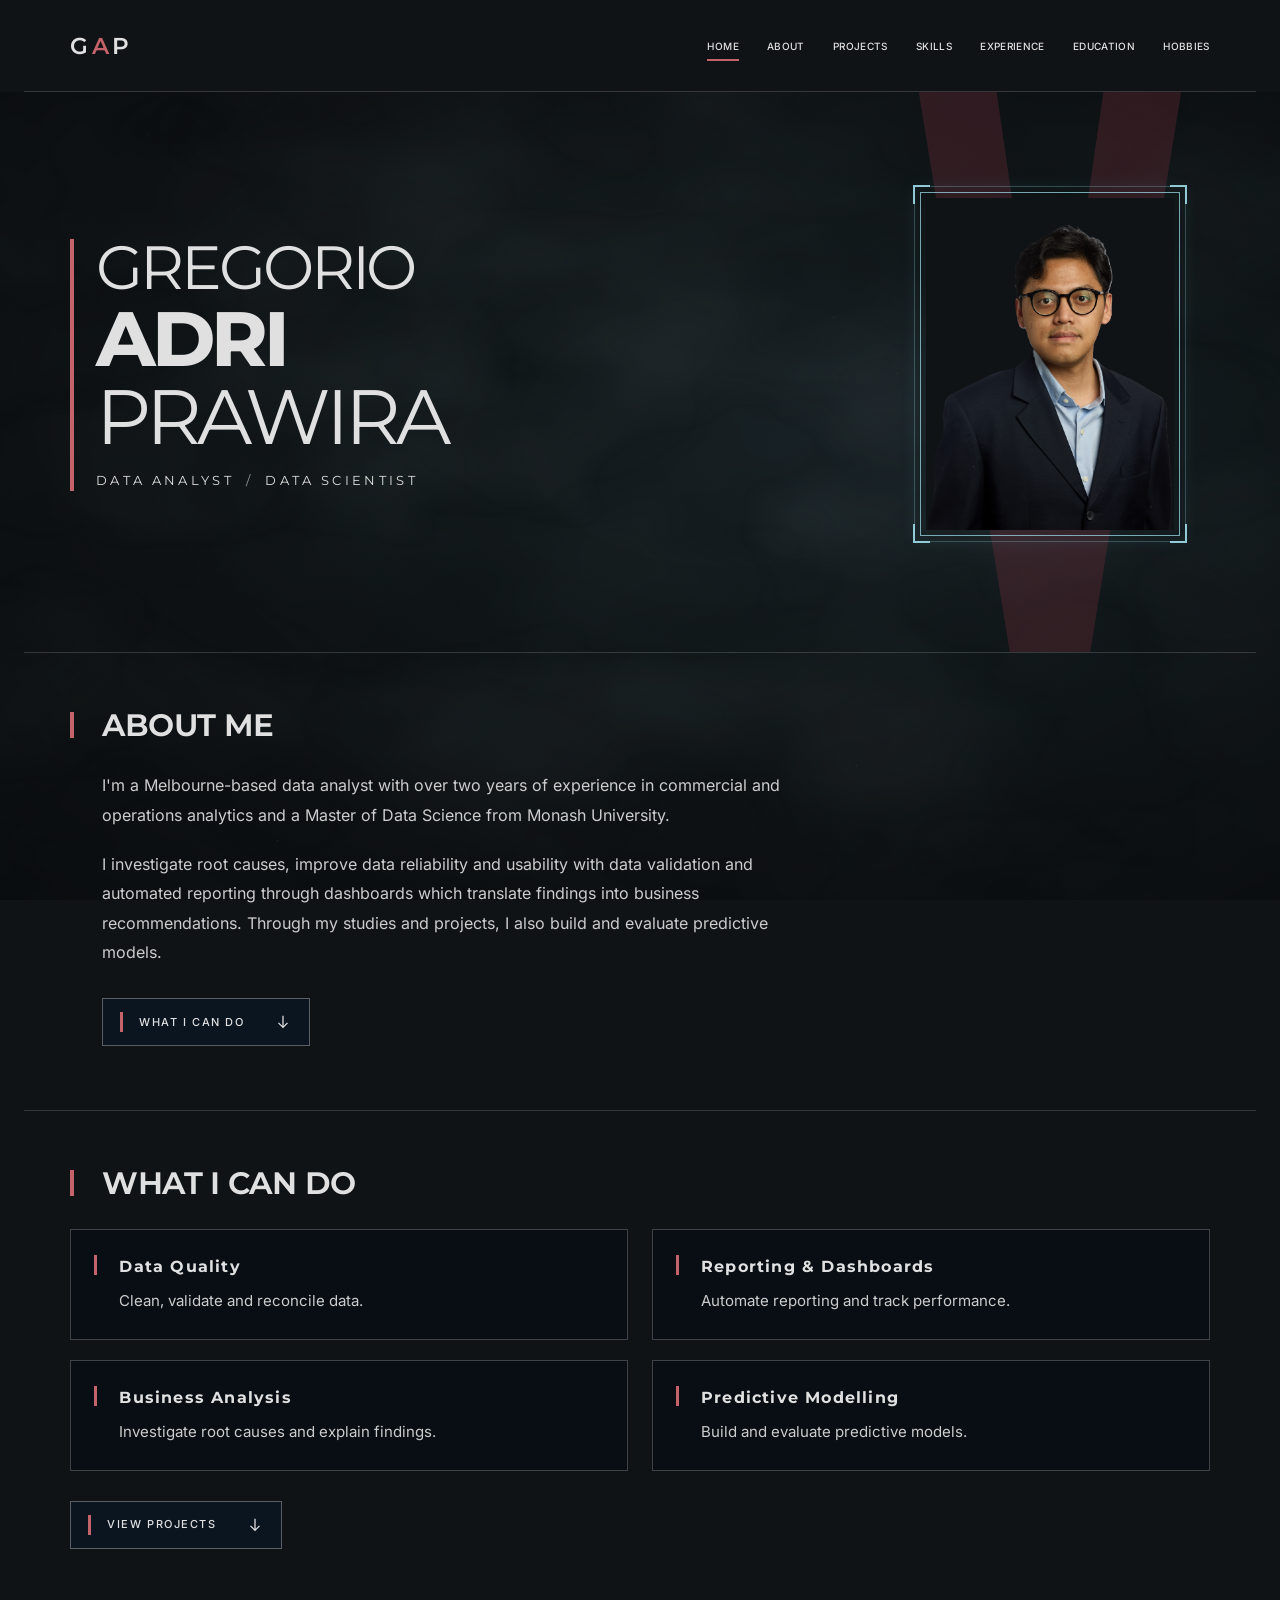
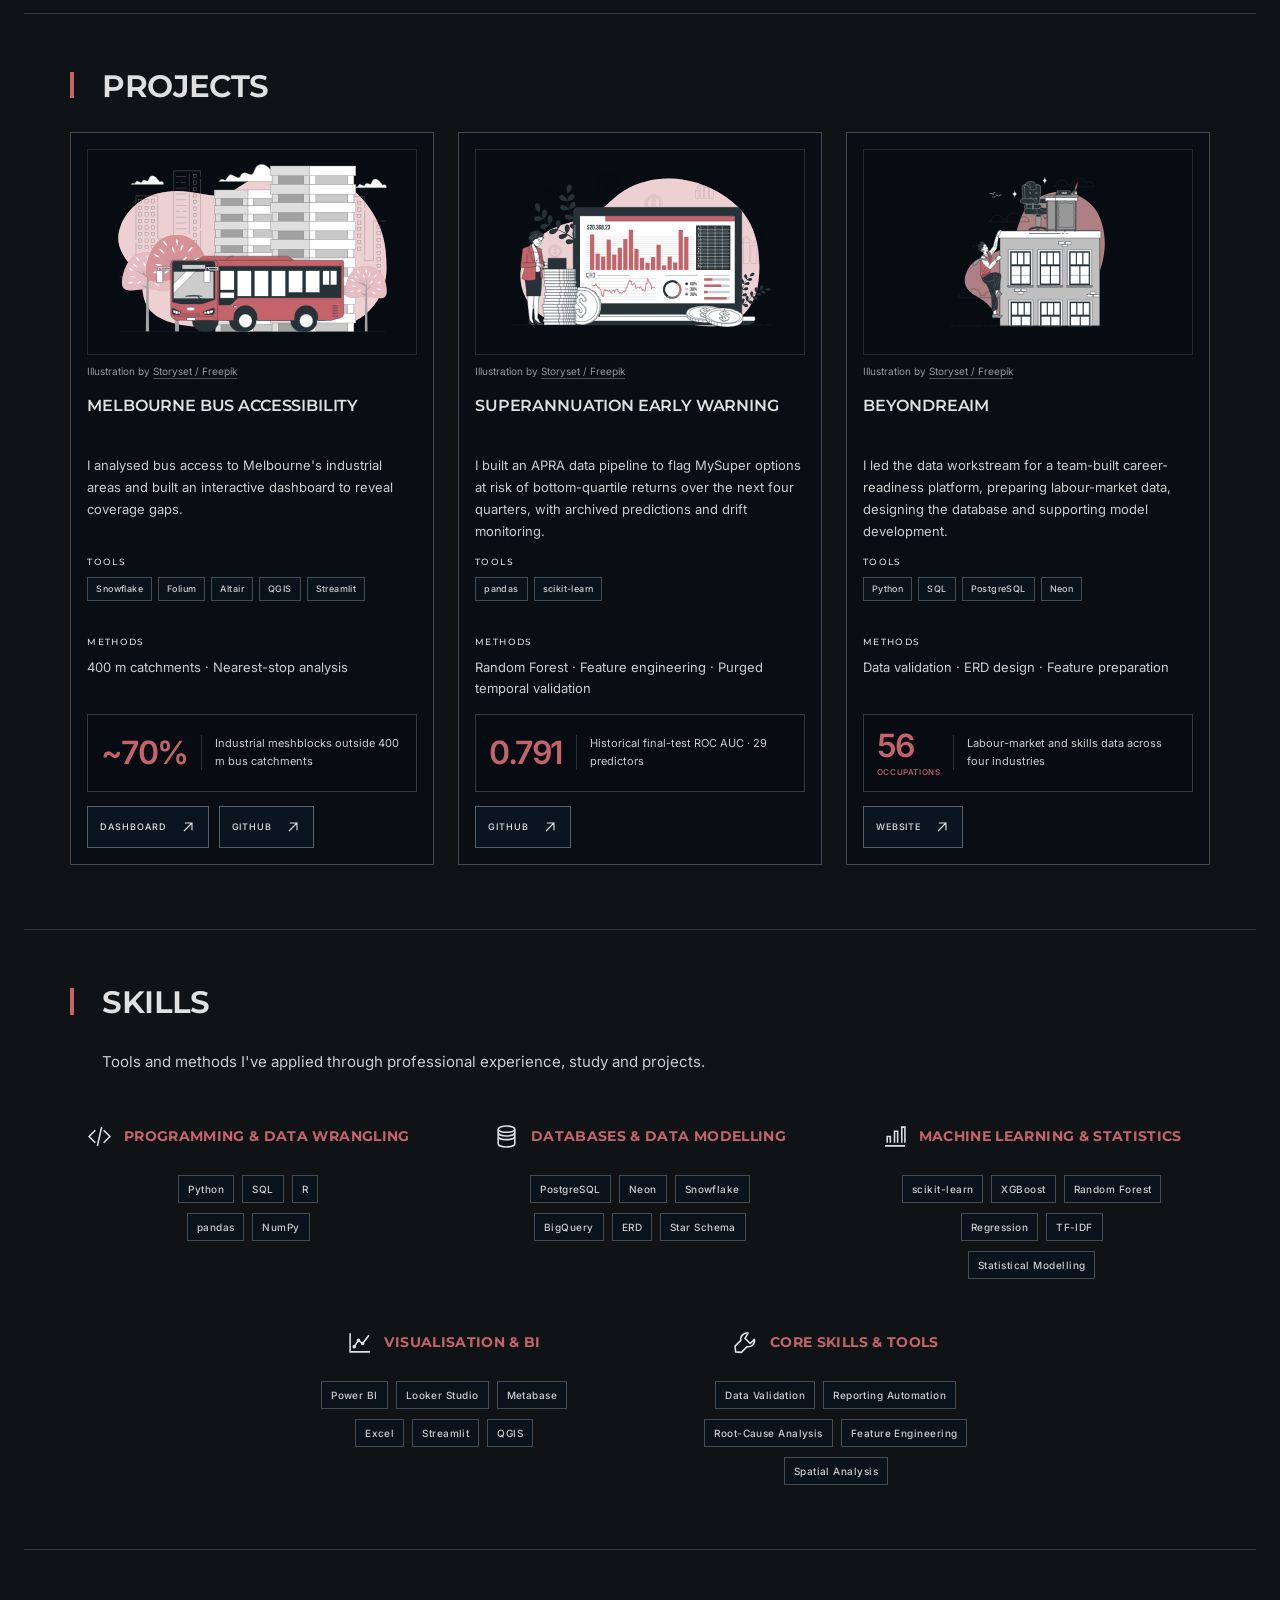
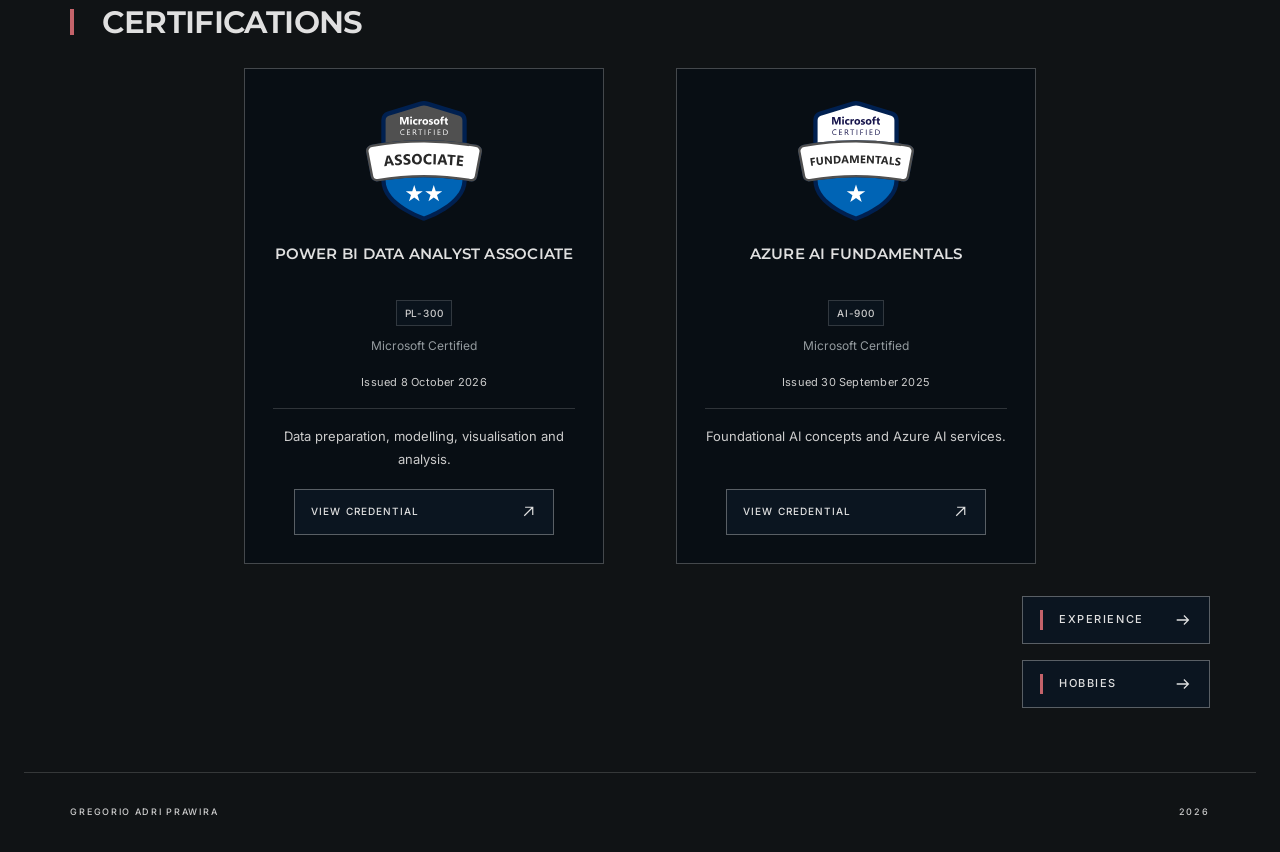
<file: index.html>
<!doctype html>
<html lang="en-AU">
  <head>
    <meta charset="utf-8">
    <meta name="viewport" content="width=device-width, initial-scale=1">
    <meta name="theme-color" content="#101315">
    <meta name="description" content="Gregorio Adri Prawira — Melbourne-based data analyst and Master of Data Science graduate.">
    <title>Gregorio Adri Prawira | Data Analyst / Data Scientist</title>
    <link rel="preload" href="assets/fonts/Montserrat-Latin-Variable.woff2" as="font" type="font/woff2" crossorigin>
    <link rel="preload" href="assets/fonts/Inter-Latin-Variable.woff2" as="font" type="font/woff2" crossorigin>
    <link rel="stylesheet" href="styles.css">
    <script src="script.js" defer></script>
  </head>
  <body>
    <a class="skip-link" href="#main">Skip to content</a>

    <div class="atmosphere" aria-hidden="true">
      <div class="smoke smoke--back"></div>
      <div class="smoke smoke--front"></div>
      <canvas id="dust"></canvas>
      <div class="vignette"></div>
    </div>

    <header class="site-header">
      <div class="header-inner">
        <a class="wordmark" href="#home" aria-label="Gregorio Adri Prawira, home">G<span>A</span>P</a>

        <button class="menu-toggle" type="button" aria-expanded="false" aria-controls="site-navigation" hidden>
          <span class="menu-toggle__label">Menu</span>
          <span class="menu-toggle__lines" aria-hidden="true"></span>
        </button>

        <nav id="site-navigation" class="site-navigation" aria-label="Main navigation">
          <a class="nav-link is-current" href="#home" aria-current="location">Home</a>
          <a class="nav-link" href="#about">About</a>
          <a class="nav-link" href="#projects">Projects</a>
          <a class="nav-link" href="#skills">Skills</a>
          <a class="nav-link" href="experience.html#experience">Experience</a>
          <a class="nav-link" href="experience.html#education">Education</a>
          <a class="nav-link" href="hobbies.html#hobbies">Hobbies</a>
        </nav>
      </div>
    </header>

    <main id="main">
      <section id="home" class="hero" aria-labelledby="name" data-nav-section="home">
        <div class="hero-inner">
          <div class="hero-copy">
            <h1 id="name">
              <span class="name-first">Gregorio</span>
              <!-- <span class="name-main">Adri Prawira</span> -->
              <span class="name-main"><span class="name-middle">Adri</span> <span class="name-last">Prawira</span></span>
            </h1>
            <p class="roles"><span>Data Analyst</span><span class="roles-divider" aria-hidden="true">/</span><span>Data Scientist</span></p>
          </div>

          <div class="portrait-composition">
            <svg class="hero-v" viewBox="0 0 300 640" aria-hidden="true" focusable="false">
              <path d="M0 0H89L150 421L211 0H300L196 640H104Z"/>
            </svg>
            <figure class="portrait">
              <div class="portrait-frame">
                <img src="assets/portraitCroppedBlack.jpg" width="300" height="380" alt="Potrait photo.">
                <span class="frame-corner frame-corner--tl" aria-hidden="true"></span>
                <span class="frame-corner frame-corner--tr" aria-hidden="true"></span>
                <span class="frame-corner frame-corner--bl" aria-hidden="true"></span>
                <span class="frame-corner frame-corner--br" aria-hidden="true"></span>
              </div>
              
            </figure>
          </div>
        </div>
      </section>
      <section id="about" class="content-section about-section" aria-labelledby="about-title" data-nav-section="about">
        <div class="section-inner">
          <h2 id="about-title" class="section-heading">About Me</h2>
          <div class="section-body">
            <div class="about-copy">
              <p>I'm a Melbourne-based data analyst with over two years of experience in commercial and operations analytics and a Master of Data Science from Monash University.</p>
              <p>I investigate root causes, improve data reliability and usability with data validation and automated reporting through dashboards which translate findings into business recommendations. Through my studies and projects, I also build and evaluate predictive models.</p>
            </div>
            <a class="guide-link" href="#capabilities">
              <span class="guide-label">What I Can Do</span>
              <svg viewBox="0 0 20 20" width="18" height="18" fill="none" stroke="currentColor" stroke-width="1.4" aria-hidden="true" focusable="false"><path d="M10 3v13m-5-5 5 5 5-5"/></svg>
            </a>
          </div>
        </div>
      </section>

      <section id="capabilities" class="content-section capabilities-section" aria-labelledby="capabilities-title" data-nav-section="about">
        <div class="section-inner">
          <h2 id="capabilities-title" class="section-heading">What I Can Do</h2>
          <ul class="capability-grid">
            <li class="capability-card">
              <h3>Data Quality</h3>
              <p>Clean, validate and reconcile data.</p>
            </li>
            <li class="capability-card">
              <h3>Reporting &amp; Dashboards</h3>
              <p>Automate reporting and track performance.</p>
            </li>
            <li class="capability-card">
              <h3>Business Analysis</h3>
              <p>Investigate root causes and explain findings.</p>
            </li>
            <li class="capability-card">
              <h3>Predictive Modelling</h3>
              <p>Build and evaluate predictive models.</p>
            </li>
          </ul>
          <a class="guide-link" href="#projects">
            <span class="guide-label">View Projects</span>
            <svg viewBox="0 0 20 20" width="18" height="18" fill="none" stroke="currentColor" stroke-width="1.4" aria-hidden="true" focusable="false"><path d="M10 3v13m-5-5 5 5 5-5"/></svg>
          </a>
        </div>
      </section>

      <section id="projects" class="content-section projects-section" aria-labelledby="projects-title" data-nav-section="projects">
        <div class="section-inner">
          <h2 id="projects-title" class="section-heading">Projects</h2>
          <div class="project-grid">
            <article class="project-card" aria-labelledby="bus-project-title">
              <figure class="project-figure">
                <div class="project-image">
                  <img src="assets/projects/city-bus.svg" width="700" height="467" alt="City bus in front of buildings, illustrated by Storyset." loading="lazy" decoding="async">
                </div>
                <figcaption class="project-credit">Illustration by <a href="https://storyset.com/illustration/city-bus/bro" target="_blank" rel="noopener noreferrer">Storyset / Freepik</a></figcaption>
              </figure>
              <div class="project-body">
                <h3 id="bus-project-title" class="project-title">Melbourne Bus Accessibility</h3>
                <p class="project-summary">I analysed bus access to Melbourne's industrial areas and built an interactive dashboard to reveal coverage gaps.</p>
                <div class="project-tools">
                  <p class="project-detail-label">Tools</p>
                  <ul class="project-tags" aria-label="Melbourne Bus Accessibility tools">
                    <li>Snowflake</li><li>Folium</li><li>Altair</li><li>QGIS</li><li>Streamlit</li>
                  </ul>
                </div>
                <div class="project-methods">
                  <p class="project-detail-label">Methods</p>
                  <p>400 m catchments · Nearest-stop analysis</p>
                </div>
                <div class="project-result">
                  <strong class="project-result-value">~70%</strong>
                  <span class="project-result-description">Industrial meshblocks outside 400 m bus catchments</span>
                </div>
                <div class="project-actions">
                  <a class="guide-link project-link" href="https://ptv-industrial-bus-access-zngma3wvw3pts2hzisc5wq.streamlit.app/" target="_blank" rel="noopener noreferrer" aria-label="Melbourne Bus Accessibility dashboard, opens in a new tab">
                    <span>Dashboard</span><svg viewBox="0 0 20 20" width="16" height="16" fill="none" stroke="currentColor" stroke-width="1.4" aria-hidden="true" focusable="false"><path d="m5 15 10-10M6 5h9v9"/></svg>
                  </a>
                  <a class="guide-link project-link" href="https://github.com/terra9/ptv-industrial-bus-access" target="_blank" rel="noopener noreferrer" aria-label="Melbourne Bus Accessibility GitHub repository, opens in a new tab">
                    <span>GitHub</span><svg viewBox="0 0 20 20" width="16" height="16" fill="none" stroke="currentColor" stroke-width="1.4" aria-hidden="true" focusable="false"><path d="m5 15 10-10M6 5h9v9"/></svg>
                  </a>
                </div>
              </div>
            </article>

            <article class="project-card" aria-labelledby="super-project-title">
              <figure class="project-figure">
                <div class="project-image">
                  <img src="assets/projects/investment-data.svg" width="700" height="467" alt="Investment charts and financial data, illustrated by Storyset." loading="lazy" decoding="async">
                </div>
                <figcaption class="project-credit">Illustration by <a href="https://storyset.com/illustration/investment-data/bro" target="_blank" rel="noopener noreferrer">Storyset / Freepik</a></figcaption>
              </figure>
              <div class="project-body">
                <h3 id="super-project-title" class="project-title">Superannuation Early Warning</h3>
                <p class="project-summary">I built an APRA data pipeline to flag MySuper options at risk of bottom-quartile returns over the next four quarters, with archived predictions and drift monitoring.</p>
                <div class="project-tools">
                  <p class="project-detail-label">Tools</p>
                  <ul class="project-tags" aria-label="Superannuation Early Warning tools">
                    <li>pandas</li><li>scikit-learn</li>
                  </ul>
                </div>
                <div class="project-methods">
                  <p class="project-detail-label">Methods</p>
                  <p>Random Forest · Feature engineering · Purged temporal validation</p>
                </div>
                <div class="project-result">
                  <strong class="project-result-value">0.791</strong>
                  <span class="project-result-description">Historical final-test ROC AUC · 29 predictors</span>
                </div>
                <div class="project-actions">
                  <a class="guide-link project-link" href="https://github.com/terra9/superannuation-performance-early-warning" target="_blank" rel="noopener noreferrer" aria-label="Superannuation Early Warning GitHub repository, opens in a new tab">
                    <span>GitHub</span><svg viewBox="0 0 20 20" width="16" height="16" fill="none" stroke="currentColor" stroke-width="1.4" aria-hidden="true" focusable="false"><path d="m5 15 10-10M6 5h9v9"/></svg>
                  </a>
                </div>
              </div>
            </article>

            <article class="project-card" aria-labelledby="beyond-project-title">
              <figure class="project-figure">
                <div class="project-image">
                  <img src="assets/projects/career-progress.svg" width="500" height="500" alt="A person climbing towards a career opportunity, illustrated by Storyset." loading="lazy" decoding="async">
                </div>
                <figcaption class="project-credit">Illustration by <a href="https://storyset.com/illustration/career-progress/bro" target="_blank" rel="noopener noreferrer">Storyset / Freepik</a></figcaption>
              </figure>
              <div class="project-body">
                <h3 id="beyond-project-title" class="project-title">BeyondReAim</h3>
                <p class="project-summary">I led the data workstream for a team-built career-readiness platform, preparing labour-market data, designing the database and supporting model development.</p>
                <div class="project-tools">
                  <p class="project-detail-label">Tools</p>
                  <ul class="project-tags" aria-label="BeyondReAim tools">
                    <li>Python</li><li>SQL</li><li>PostgreSQL</li><li>Neon</li>
                  </ul>
                </div>
                <div class="project-methods">
                  <p class="project-detail-label">Methods</p>
                  <p>Data validation · ERD design · Feature preparation</p>
                </div>
                <div class="project-result">
                  <strong class="project-result-value">56<span class="project-result-unit">Occupations</span></strong>
                  <span class="project-result-description">Labour-market and skills data across four industries</span>
                </div>
                <div class="project-actions">
                  <a class="guide-link project-link" href="https://www.beyondai-saltjs.me/" target="_blank" rel="noopener noreferrer" aria-label="BeyondReAim website, opens in a new tab">
                    <span>Website</span><svg viewBox="0 0 20 20" width="16" height="16" fill="none" stroke="currentColor" stroke-width="1.4" aria-hidden="true" focusable="false"><path d="m5 15 10-10M6 5h9v9"/></svg>
                  </a>
                </div>
              </div>
            </article>
          </div>
        </div>
      </section>
      <section id="skills" class="content-section skills-section" aria-labelledby="skills-title" data-nav-section="skills">
        <div class="section-inner">
          <h2 id="skills-title" class="section-heading">Skills</h2>
          <p class="section-intro">Tools and methods I've applied through professional experience, study and projects.</p>
          <div class="skills-groups">
            <div class="skill-group">
              <h3 class="skill-group-heading">
                <svg viewBox="0 0 24 24" width="25" height="25" fill="none" stroke="currentColor" stroke-width="1.5" aria-hidden="true" focusable="false"><path d="m8 6-6 6 6 6m8-12 6 6-6 6M14 3l-4 18"/></svg>
                <span>Programming &amp; Data Wrangling</span>
              </h3>
              <ul class="skill-list skill-list--compact" aria-label="Programming and data wrangling skills">
                <li class="skill-chip">Python</li><li class="skill-chip">SQL</li><li class="skill-chip">R</li><li class="skill-chip">pandas</li><li class="skill-chip">NumPy</li>
              </ul>
            </div>
            <div class="skill-group">
              <h3 class="skill-group-heading">
                <svg viewBox="0 0 24 24" width="25" height="25" fill="none" stroke="currentColor" stroke-width="1.5" aria-hidden="true" focusable="false"><ellipse cx="12" cy="5" rx="8" ry="3"/><path d="M4 5v14c0 1.7 3.6 3 8 3s8-1.3 8-3V5M4 12c0 1.7 3.6 3 8 3s8-1.3 8-3M4 8.5c0 1.7 3.6 3 8 3s8-1.3 8-3"/></svg>
                <span>Databases &amp; Data Modelling</span>
              </h3>
              <ul class="skill-list" aria-label="Database and data modelling skills">
                <li class="skill-chip">PostgreSQL</li><li class="skill-chip">Neon</li><li class="skill-chip">Snowflake</li><li class="skill-chip">BigQuery</li><li class="skill-chip">ERD</li><li class="skill-chip">Star Schema</li>
              </ul>
            </div>
            <div class="skill-group">
              <h3 class="skill-group-heading">
                <svg viewBox="0 0 24 24" width="25" height="25" fill="none" stroke="currentColor" stroke-width="1.5" aria-hidden="true" focusable="false"><path d="M3 21h19M5 18V12h3v6m4 0V7h3v11m4 0V3h3v15"/></svg>
                <span>Machine Learning &amp; Statistics</span>
              </h3>
              <ul class="skill-list" aria-label="Machine learning and statistics skills">
                <li class="skill-chip">scikit-learn</li><li class="skill-chip">XGBoost</li><li class="skill-chip">Random Forest</li><li class="skill-chip">Regression</li><li class="skill-chip">TF-IDF</li><li class="skill-chip">Statistical Modelling</li>
              </ul>
            </div>
            <div class="skill-group">
              <h3 class="skill-group-heading">
                <svg viewBox="0 0 24 24" width="25" height="25" fill="none" stroke="currentColor" stroke-width="1.5" aria-hidden="true" focusable="false"><path d="M3 3v18h19M7 16l4-6 4 3 6-8"/><circle cx="7" cy="16" r="1"/><circle cx="11" cy="10" r="1"/><circle cx="15" cy="13" r="1"/></svg>
                <span>Visualisation &amp; BI</span>
              </h3>
              <ul class="skill-list" aria-label="Visualisation and business intelligence skills">
                <li class="skill-chip">Power BI</li><li class="skill-chip">Looker Studio</li><li class="skill-chip">Metabase</li><li class="skill-chip">Excel</li><li class="skill-chip">Streamlit</li><li class="skill-chip">QGIS</li>
              </ul>
            </div>
            <div class="skill-group">
              <h3 class="skill-group-heading">
                <svg viewBox="0 0 24 24" width="25" height="25" fill="none" stroke="currentColor" stroke-width="1.5" stroke-linejoin="round" aria-hidden="true" focusable="false"><path d="M14.5 3a6 6 0 0 0-7 7L2 15.5 2.5 21l5.5.5 5.5-5.5a6 6 0 0 0 7-7l-4 4-5-5Z"/></svg>
                <span>Core Skills &amp; Tools</span>
              </h3>
              <ul class="skill-list" aria-label="Core analytical skills and tools">
                <li class="skill-chip">Data Validation</li><li class="skill-chip">Reporting Automation</li><li class="skill-chip">Root-Cause Analysis</li><li class="skill-chip">Feature Engineering</li><li class="skill-chip">Spatial Analysis</li>
              </ul>
            </div>
          </div>
        </div>
      </section>

      <section id="certifications" class="content-section certifications-section" aria-labelledby="certifications-title" data-nav-section="skills">
        <div class="section-inner">
          <h2 id="certifications-title" class="section-heading">Certifications</h2>
          <div class="certification-grid">
            <article class="project-card certification-card" aria-labelledby="power-bi-certification-title">
              <img class="certification-badge" src="assets/certifications/microsoft-associate.svg" width="128" height="128" alt="Microsoft Certified Associate badge" loading="lazy" decoding="async">
              <div class="certification-heading">
                <h3 id="power-bi-certification-title">Power BI Data Analyst Associate</h3>
                <span class="credential-code">PL-300</span>
                <p>Microsoft Certified</p>
              </div>
              <div class="certification-meta">
                <p>Issued <time datetime="2026-10-08">8 October 2026</time></p>
              </div>
              <p class="certification-description">Data preparation, modelling, visualisation and analysis.</p>
              <a class="guide-link credential-link" href="https://learn.microsoft.com/en-us/users/adriprawira-6069/credentials/fb70efbf34a8112c?ref=https%3A%2F%2Fwww.linkedin.com%2F" target="_blank" rel="noopener noreferrer" aria-label="View Gregorio Adri Prawira's Power BI Data Analyst Associate credential, opens in a new tab">
                <span>View Credential</span><svg viewBox="0 0 20 20" width="17" height="17" fill="none" stroke="currentColor" stroke-width="1.4" aria-hidden="true" focusable="false"><path d="m5 15 10-10M6 5h9v9"/></svg>
              </a>
            </article>
            <article class="project-card certification-card" aria-labelledby="azure-certification-title">
              <img class="certification-badge" src="assets/certifications/microsoft-fundamentals.svg" width="128" height="128" alt="Microsoft Certified Fundamentals badge" loading="lazy" decoding="async">
              <div class="certification-heading">
                <h3 id="azure-certification-title">Azure AI Fundamentals</h3>
                <span class="credential-code">AI-900</span>
                <p>Microsoft Certified</p>
              </div>
              <div class="certification-meta">
                <p>Issued <time datetime="2025-09-30">30 September 2025</time></p>
              </div>
              <p class="certification-description">Foundational AI concepts and Azure AI services.</p>
              <a class="guide-link credential-link" href="https://www.credly.com/badges/0f27b6d0-3aa6-4ee4-b8eb-f003c4f2a7e6/public_url" target="_blank" rel="noopener noreferrer" aria-label="View Gregorio Adri Prawira's Azure AI Fundamentals credential, opens in a new tab">
                <span>View Credential</span><svg viewBox="0 0 20 20" width="17" height="17" fill="none" stroke="currentColor" stroke-width="1.4" aria-hidden="true" focusable="false"><path d="m5 15 10-10M6 5h9v9"/></svg>
              </a>
            </article>
          </div>
          <div class="experience-next">
            <a class="guide-link experience-link" href="experience.html#experience">
              <span class="guide-label">Experience</span><svg viewBox="0 0 20 20" width="18" height="18" fill="none" stroke="currentColor" stroke-width="1.4" aria-hidden="true" focusable="false"><path d="M3 10h13m-5-5 5 5-5 5"/></svg>
            </a>
            <a class="guide-link experience-link" href="hobbies.html#hobbies">
              <span class="guide-label">Hobbies</span><svg viewBox="0 0 20 20" width="18" height="18" fill="none" stroke="currentColor" stroke-width="1.4" aria-hidden="true" focusable="false"><path d="M3 10h13m-5-5 5 5-5 5"/></svg>
            </a>
          </div>
        </div>
      </section>
    </main>

    <footer class="site-footer">
      <div class="footer-inner">
        <span>Gregorio Adri Prawira</span>
        <span>2026</span>
      </div>
    </footer>
  </body>
</html>
</file>
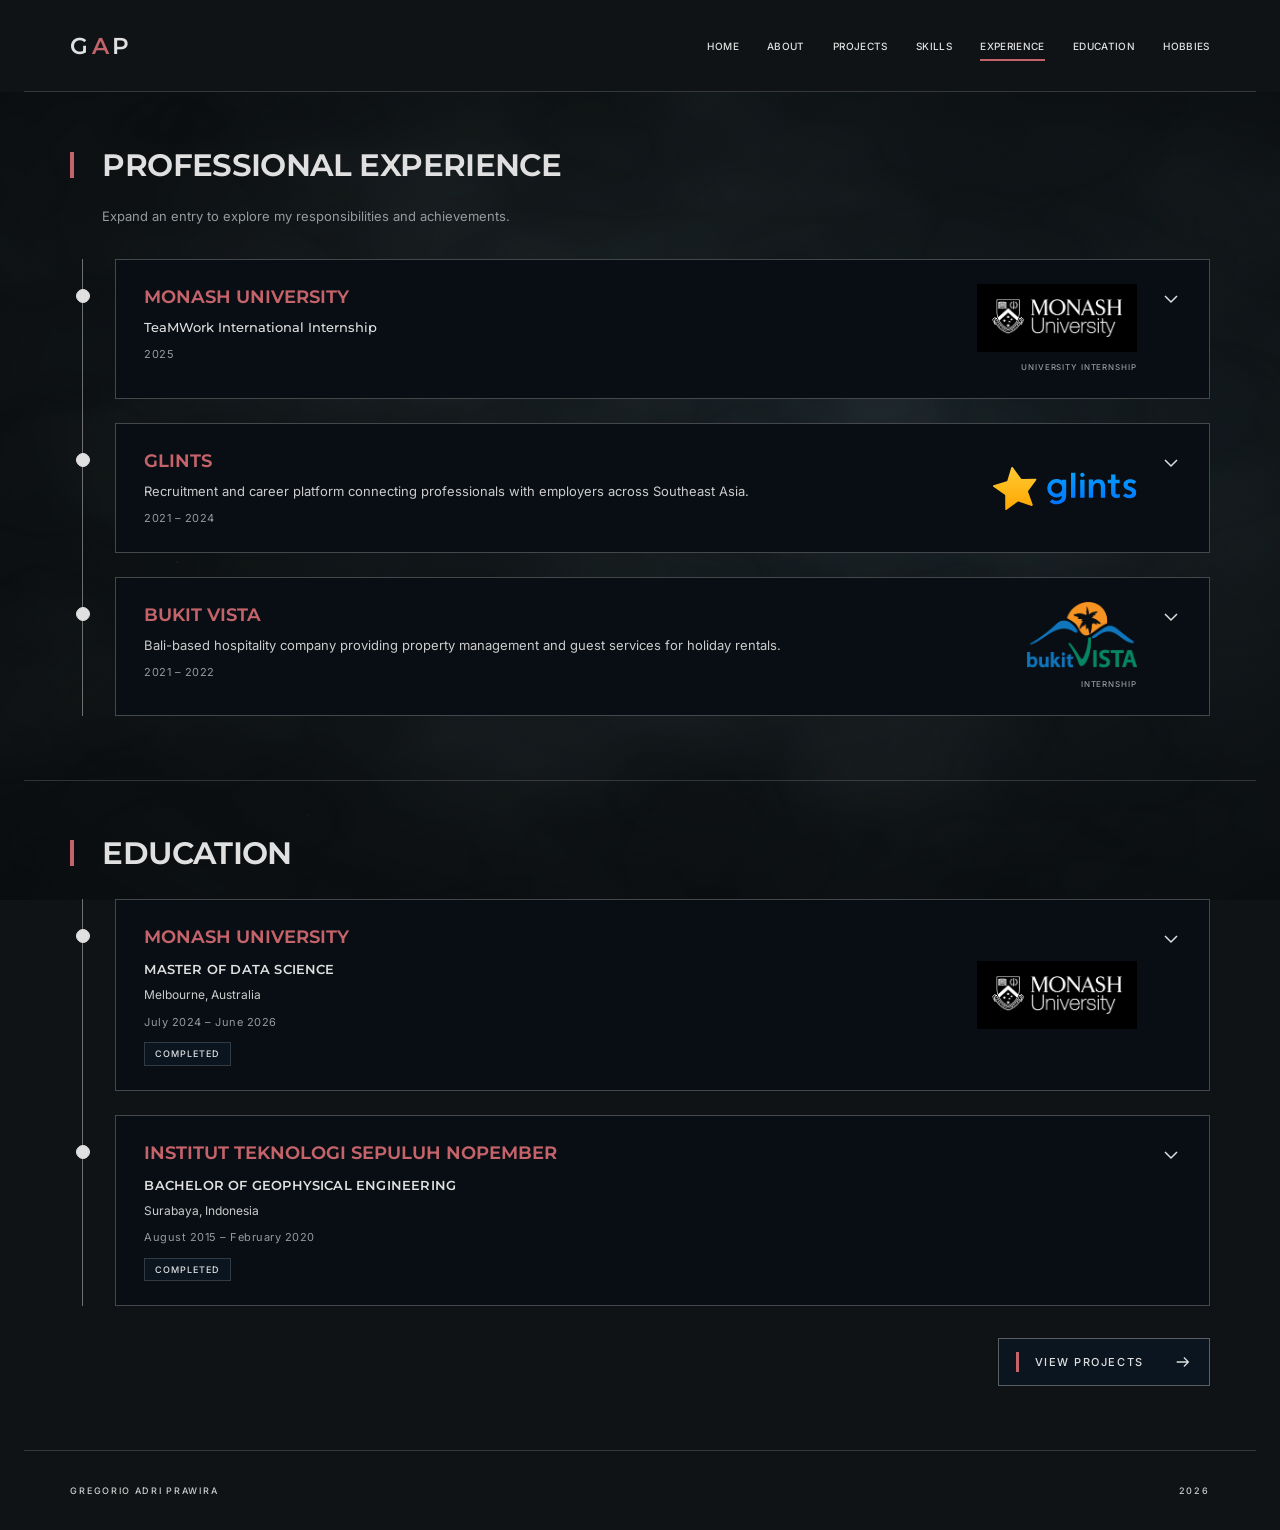
<file: experience.html>
<!doctype html>
<html lang="en-AU">
  <head>
    <meta charset="utf-8">
    <meta name="viewport" content="width=device-width, initial-scale=1">
    <meta name="theme-color" content="#101315">
    <meta name="description" content="Gregorio Adri Prawira's professional experience, international internship and education in data science and geophysical engineering.">
    <title>Experience &amp; Education | Gregorio Adri Prawira</title>
    <link rel="preload" href="assets/fonts/Montserrat-Latin-Variable.woff2" as="font" type="font/woff2" crossorigin>
    <link rel="preload" href="assets/fonts/Inter-Latin-Variable.woff2" as="font" type="font/woff2" crossorigin>
    <link rel="stylesheet" href="styles.css">
    <link rel="stylesheet" href="experience.css">
    <script src="script.js" defer></script>
  </head>
  <body class="experience-page">
    <a class="skip-link" href="#main">Skip to content</a>

    <div class="atmosphere" aria-hidden="true">
      <div class="smoke smoke--back"></div>
      <div class="smoke smoke--front"></div>
      <canvas id="dust"></canvas>
      <div class="vignette"></div>
    </div>

    <header class="site-header">
      <div class="header-inner">
        <a class="wordmark" href="index.html#home" aria-label="Gregorio Adri Prawira, home">G<span>A</span>P</a>
        <button class="menu-toggle" type="button" aria-expanded="false" aria-controls="site-navigation" hidden>
          <span class="menu-toggle__label">Menu</span>
          <span class="menu-toggle__lines" aria-hidden="true"></span>
        </button>
        <nav id="site-navigation" class="site-navigation" aria-label="Main navigation">
          <a class="nav-link" href="index.html#home">Home</a>
          <a class="nav-link" href="index.html#about">About</a>
          <a class="nav-link" href="index.html#projects">Projects</a>
          <a class="nav-link" href="index.html#skills">Skills</a>
          <a class="nav-link is-current" href="#experience" aria-current="location">Experience</a>
          <a class="nav-link" href="#education">Education</a>
          <a class="nav-link" href="hobbies.html#hobbies">Hobbies</a>
        </nav>
      </div>
    </header>

    <main id="main">
      <section id="experience" class="content-section experience-section" aria-labelledby="experience-title" data-nav-section="experience">
        <div class="section-inner">
          <h1 id="experience-title" class="section-heading">Professional Experience</h1>
          <p class="timeline-intro">Expand an entry to explore my responsibilities and achievements.</p>
          <ol class="timeline-list" aria-label="Professional experience and internships, most recent first">
            <li class="timeline-item">
              <details id="teamwork" class="timeline-entry">
                <summary class="timeline-summary">
                  <span class="entry-main">
                    <span class="timeline-name">Monash University</span>
                    <span class="timeline-program">TeaMWork International Internship</span>
                    <span class="timeline-date">2025</span>
                  </span>
                  <span class="entry-branding">
                    <img class="organisation-logo organisation-logo--monash" src="assets/logos/monash.jpg" width="336" height="143" alt="" aria-hidden="true" decoding="async">
                    <span class="entry-type">University internship</span>
                  </span>
                  <svg class="timeline-chevron" viewBox="0 0 20 20" width="20" height="20" fill="none" stroke="currentColor" stroke-width="1.5" aria-hidden="true" focusable="false"><path d="m4 7 6 6 6-6"/></svg>
                </summary>
                <div class="entry-content">
                  <div class="entry-body">
                    <div class="role-overview">
                      <div class="role-copy">
                        <h2 class="entry-subheading">Working with EOS Group</h2>
                        <p>I collaborated with EOS Group, an Australian energy client, and an international team across Australia, the UK and Malaysia to research renewable-energy markets, assess potential partners and funding schemes, and develop international rollout recommendations.</p>
                        <ul class="entry-tags" aria-label="TeaMWork skills applied">
                          <li>Market research</li><li>Partner analysis</li><li>Funding assessment</li><li>Cross-country collaboration</li>
                        </ul>
                      </div>
                      <figure class="role-illustration">
                        <img src="assets/experience/wind-turbine.svg" width="500" height="500" alt="Wind turbines and renewable energy, illustrated by Storyset." loading="lazy" decoding="async">
                        <figcaption>Illustration by <a href="https://storyset.com/illustration/wind-turbine/bro" target="_blank" rel="noopener noreferrer">Storyset / Freepik</a></figcaption>
                      </figure>
                    </div>
                  </div>
                </div>
              </details>
            </li>

            <li class="timeline-item">
              <details id="glints" class="timeline-entry">
                <summary class="timeline-summary">
                  <span class="entry-main">
                    <span class="timeline-name">Glints</span>
                    <span class="timeline-description">Recruitment and career platform connecting professionals with employers across Southeast Asia.</span>
                    <span class="timeline-date">2021 – 2024</span>
                  </span>
                  <span class="entry-branding">
                    <img class="organisation-logo organisation-logo--glints" src="assets/logos/glints.svg" width="179" height="54" alt="" aria-hidden="true" decoding="async">
                  </span>
                  <svg class="timeline-chevron" viewBox="0 0 20 20" width="20" height="20" fill="none" stroke="currentColor" stroke-width="1.5" aria-hidden="true" focusable="false"><path d="m4 7 6 6 6-6"/></svg>
                </summary>
                <div class="entry-content">
                  <div class="entry-body">
                    <article class="role-block" aria-labelledby="sales-operations-title">
                      <div class="role-overview">
                        <div class="role-copy">
                          <p class="role-date"><time datetime="2023-02">February 2023</time> – <time datetime="2024-02">February 2024</time></p>
                          <h2 id="sales-operations-title" class="role-title">Sales Operations Associate</h2>
                          <p>I used SQL and Python to automate revenue and performance reporting, reconcile CRM and internal data, and revise calculation logic after an organisational restructure. My reporting and market analysis supported sales planning.</p>
                        </div>
                        <figure class="role-illustration">
                          <img src="assets/experience/spreadsheets.svg" width="500" height="500" alt="Spreadsheets and organised business reporting, illustrated by Storyset." loading="lazy" decoding="async">
                          <figcaption>Illustration by <a href="https://storyset.com/illustration/spreadsheets/bro" target="_blank" rel="noopener noreferrer">Storyset / Freepik</a></figcaption>
                        </figure>
                      </div>
                      <ul class="achievement-list" tabindex="0" aria-label="Sales Operations Associate achievements">
                        <li><strong>~10 <small>to</small> 2–3</strong><span class="achievement-caption">Monthly revenue anomalies</span></li>
                        <li><strong>&gt;95%</strong><span class="achievement-caption">Data accuracy across CRM and internal systems</span></li>
                        <li><strong>+32%</strong><span class="achievement-caption">Weekly client meetings, supported by reporting</span></li>
                        <li><strong>$91.8k</strong><span class="achievement-caption">Q4 2023 revenue from identified industries</span></li>
                      </ul>
                    </article>
                    <article class="role-block" aria-labelledby="sales-analyst-title">
                      <div class="role-overview">
                        <div class="role-copy">
                          <p class="role-date"><time datetime="2021-12">December 2021</time> – <time datetime="2023-01">January 2023</time></p>
                          <h2 id="sales-analyst-title" class="role-title">Sales Data Analyst</h2>
                          <p>I built Looker Studio and Google Sheets dashboards, analysed conversion funnels and improved CRM reporting workflows. I worked with Sales and Business Development teams to streamline handover and scheduling.</p>
                        </div>
                        <figure class="role-illustration">
                          <img src="assets/experience/data-analysis.svg" width="500" height="500" alt="People analysing charts and business data, illustrated by Storyset." loading="lazy" decoding="async">
                          <figcaption>Illustration by <a href="https://storyset.com/illustration/data-analysis/bro" target="_blank" rel="noopener noreferrer">Storyset / Freepik</a></figcaption>
                        </figure>
                      </div>
                      <ul class="achievement-list" tabindex="0" aria-label="Sales Data Analyst achievements">
                        <li><strong>20% <small>to</small> 10%</strong><span class="achievement-caption">Cross-system data misalignment</span></li>
                        <li><strong>~80%</strong><span class="achievement-caption">Less CRM data-validation time</span></li>
                        <li><strong>8–12%</strong><span class="achievement-caption">First-meeting-to-contract conversion improvement, supported by analysis</span></li>
                        <li><strong>~2 <small>weeks</small></strong><span class="achievement-caption">First contact to signed partnership, down from ~1 month</span></li>
                      </ul>
                    </article>
                  </div>
                </div>
              </details>
            </li>

            <li class="timeline-item">
              <details id="bukit-vista" class="timeline-entry">
                <summary class="timeline-summary">
                  <span class="entry-main">
                    <span class="timeline-name">Bukit Vista</span>
                    <span class="timeline-description">Bali-based hospitality company providing property management and guest services for holiday rentals.</span>
                    <span class="timeline-date">2021 – 2022</span>
                  </span>
                  <span class="entry-branding">
                    <img class="organisation-logo organisation-logo--bukit-vista" src="assets/logos/bukit-vista.png" width="930" height="549" alt="" aria-hidden="true" decoding="async">
                    <span class="entry-type">Internship</span>
                  </span>
                  <svg class="timeline-chevron" viewBox="0 0 20 20" width="20" height="20" fill="none" stroke="currentColor" stroke-width="1.5" aria-hidden="true" focusable="false"><path d="m4 7 6 6 6-6"/></svg>
                </summary>
                <div class="entry-content">
                  <div class="entry-body">
                    <div class="role-overview">
                      <div class="role-copy">
                        <p class="role-date"><time datetime="2021-09">September 2021</time> – <time datetime="2022-01">January 2022</time></p>
                        <h2 class="role-title">Data Engineer Intern</h2>
                        <p>I used Python and SQL to clean and restructure historical occupancy, revenue and property-potential data for operational analysis, while supporting database restructuring and documentation.</p>
                        <ul class="entry-tags" aria-label="Bukit Vista skills applied">
                          <li>Data cleaning</li><li>Data preparation</li><li>Database restructuring</li><li>Documentation</li>
                        </ul>
                      </div>
                      <figure class="role-illustration">
                        <img src="assets/experience/data-extraction.svg" width="500" height="500" alt="Data extraction and processing with charts, illustrated by Storyset." loading="lazy" decoding="async">
                        <figcaption>Illustration by <a href="https://storyset.com/illustration/data-extraction/bro" target="_blank" rel="noopener noreferrer">Storyset / Freepik</a></figcaption>
                      </figure>
                    </div>
                  </div>
                </div>
              </details>
            </li>
          </ol>
        </div>
      </section>

      <section id="education" class="content-section education-section" aria-labelledby="education-title" data-nav-section="education">
        <div class="section-inner">
          <h2 id="education-title" class="section-heading">Education</h2>
          <ol class="timeline-list" aria-label="Education, most recent first">
            <li class="timeline-item">
              <details id="monash" class="timeline-entry">
                <summary class="timeline-summary">
                  <span class="entry-main">
                    <span class="timeline-name">Monash University</span>
                    <span class="timeline-degree">Master of Data Science</span>
                    <span class="timeline-location">Melbourne, Australia</span>
                    <span class="timeline-date"><time datetime="2024-07">July 2024</time> – <time datetime="2026-06">June 2026</time></span>
                    <span class="completion-tag">Completed</span>
                  </span>
                  <span class="entry-branding">
                    <img class="organisation-logo organisation-logo--monash" src="assets/logos/monash.jpg" width="336" height="143" alt="" aria-hidden="true" loading="lazy" decoding="async">
                  </span>
                  <svg class="timeline-chevron" viewBox="0 0 20 20" width="20" height="20" fill="none" stroke="currentColor" stroke-width="1.5" aria-hidden="true" focusable="false"><path d="m4 7 6 6 6-6"/></svg>
                </summary>
                <div class="entry-content">
                  <div class="entry-body">
                    <h3 class="entry-subheading">What I learned</h3>
                    <p>I developed skills in data wrangling, statistical analysis and machine learning, alongside relational and dimensional modelling, data warehousing and spatial analytics.</p>
                    <div class="study-feature">
                      <h3 class="entry-subheading">Industry Experience</h3>
                      <p>As part of a team mentored by an Australian industry professional, I led BeyondReAim’s data workstream. I applied data wrangling, validation, database design and feature preparation, while strengthening stakeholder communication and iterative delivery.</p>
                    </div>
                  </div>
                </div>
              </details>
            </li>

            <li class="timeline-item">
              <details id="its" class="timeline-entry">
                <summary class="timeline-summary">
                  <span class="entry-main">
                    <span class="timeline-name">Institut Teknologi Sepuluh Nopember</span>
                    <span class="timeline-degree">Bachelor of Geophysical Engineering</span>
                    <span class="timeline-location">Surabaya, Indonesia</span>
                    <span class="timeline-date"><time datetime="2015-08">August 2015</time> – <time datetime="2020-02">February 2020</time></span>
                    <span class="completion-tag">Completed</span>
                  </span>
                  <svg class="timeline-chevron" viewBox="0 0 20 20" width="20" height="20" fill="none" stroke="currentColor" stroke-width="1.5" aria-hidden="true" focusable="false"><path d="m4 7 6 6 6-6"/></svg>
                </summary>
                <div class="entry-content">
                  <div class="entry-body">
                    <h3 class="entry-subheading">What I learned</h3>
                    <p>I built a foundation in quantitative analysis, geophysical methods and data interpretation through coursework, field surveys and collaborative research.</p>
                    <div class="study-feature">
                      <h3 class="entry-subheading">Research highlight</h3>
                      <p>I combined geophysical, geotechnical and drone-derived terrain data to investigate ground stability on a university–industry project. I first-authored one conference paper and co-authored two others for the 7th AUN/SEED-Net Regional Conference on Natural Disaster (2019).</p>
                    </div>
                  </div>
                </div>
              </details>
            </li>
          </ol>
          <div class="page-next">
            <a class="guide-link" href="index.html#projects">
              <span class="guide-label">View Projects</span><svg viewBox="0 0 20 20" width="18" height="18" fill="none" stroke="currentColor" stroke-width="1.4" aria-hidden="true" focusable="false"><path d="M3 10h13m-5-5 5 5-5 5"/></svg>
            </a>
          </div>
        </div>
      </section>
    </main>

    <footer class="site-footer">
      <div class="footer-inner">
        <span>Gregorio Adri Prawira</span>
        <span>2026</span>
      </div>
    </footer>
  </body>
</html>
</file>
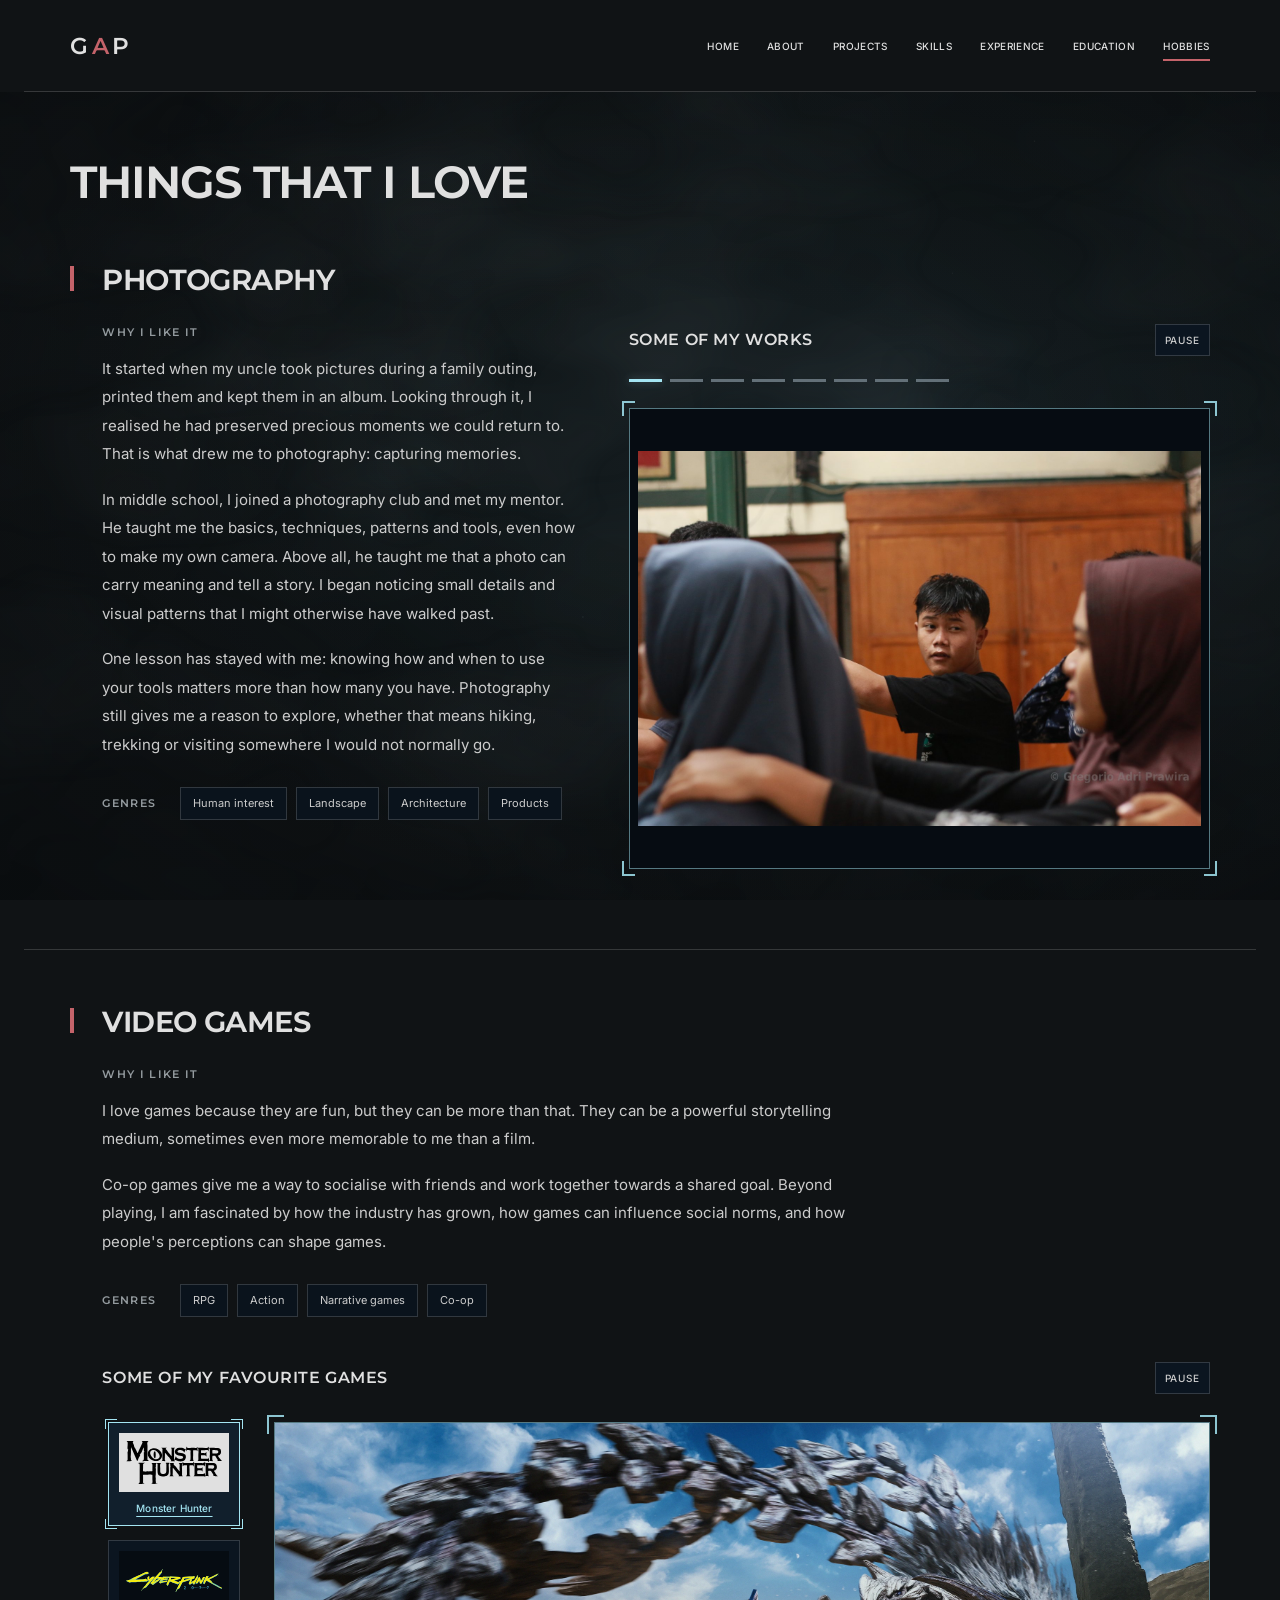
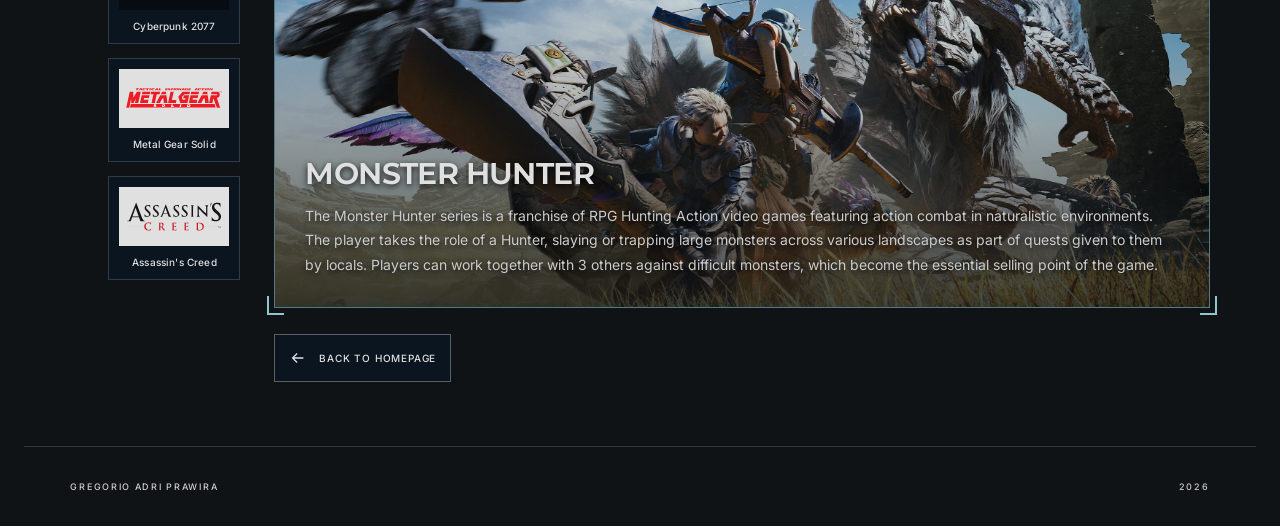
<file: hobbies.html>
<!doctype html>
<html lang="en-AU">
  <head>
    <meta charset="utf-8">
    <meta name="viewport" content="width=device-width, initial-scale=1">
    <meta name="theme-color" content="#101315">
    <meta name="description" content="The things I love outside data: photography, preserving memories, video games and shared stories.">
    <title>Things That I Love | Gregorio Adri Prawira</title>
    <link rel="preload" href="assets/fonts/Montserrat-Latin-Variable.woff2" as="font" type="font/woff2" crossorigin>
    <link rel="preload" href="assets/fonts/Inter-Latin-Variable.woff2" as="font" type="font/woff2" crossorigin>
    <link rel="stylesheet" href="styles.css">
    <link rel="stylesheet" href="hobbies.css">
    <link rel="stylesheet" href="games.css">
    <script src="script.js" defer></script>
    <script src="hobbies.js" defer></script>
    <script src="games.js" defer></script>
  </head>
  <body class="hobbies-page">
    <a class="skip-link" href="#main">Skip to content</a>

    <div class="atmosphere" aria-hidden="true">
      <div class="smoke smoke--back"></div>
      <div class="smoke smoke--front"></div>
      <canvas id="dust"></canvas>
      <div class="vignette"></div>
    </div>

    <header class="site-header">
      <div class="header-inner">
        <a class="wordmark" href="index.html#home" aria-label="Gregorio Adri Prawira, home">G<span>A</span>P</a>
        <button class="menu-toggle" type="button" aria-expanded="false" aria-controls="site-navigation" hidden>
          <span class="menu-toggle__label">Menu</span>
          <span class="menu-toggle__lines" aria-hidden="true"></span>
        </button>
        <nav id="site-navigation" class="site-navigation" aria-label="Main navigation">
          <a class="nav-link" href="index.html#home">Home</a>
          <a class="nav-link" href="index.html#about">About</a>
          <a class="nav-link" href="index.html#projects">Projects</a>
          <a class="nav-link" href="index.html#skills">Skills</a>
          <a class="nav-link" href="experience.html#experience">Experience</a>
          <a class="nav-link" href="experience.html#education">Education</a>
          <a class="nav-link is-current" href="#hobbies" aria-current="location">Hobbies</a>
        </nav>
      </div>
    </header>

    <main id="main">
      <div id="hobbies" class="hobbies-content" data-nav-section="hobbies">
        <div class="hobbies-heading section-inner">
          <h1 class="hobbies-title">Things That I Love</h1>
        </div>

        <section id="photography" class="content-section photography-section" aria-labelledby="photography-title">
          <div class="section-inner">
            <h2 id="photography-title" class="section-heading">Photography</h2>
            <div class="section-body photography-layout">
              <div class="photography-intro">
                <div class="photography-story">
                  <h3 class="hobby-subheading">Why I like it</h3>
                  <p>It started when my uncle took pictures during a family outing, printed them and kept them in an album. Looking through it, I realised he had preserved precious moments we could return to. That is what drew me to photography: capturing memories.</p>
                  <p>In middle school, I joined a photography club and met my mentor. He taught me the basics, techniques, patterns and tools, even how to make my own camera. Above all, he taught me that a photo can carry meaning and tell a story. I began noticing small details and visual patterns that I might otherwise have walked past.</p>
                  <p>One lesson has stayed with me: knowing how and when to use your tools matters more than how many you have. Photography still gives me a reason to explore, whether that means hiking, trekking or visiting somewhere I would not normally go.</p>
                </div>

                <div class="hobby-genres">
                  <h3 class="hobby-subheading">Genres</h3>
                  <ul class="genre-list" aria-label="Photography genres I enjoy">
                    <li>Human interest</li>
                    <li>Landscape</li>
                    <li>Architecture</li>
                    <li>Products</li>
                  </ul>
                </div>
              </div>

              <div class="photography-gallery" data-photo-gallery role="region" aria-roledescription="carousel" aria-labelledby="works-title">
                <div class="photography-gallery__heading">
                  <h3 id="works-title" class="works-heading">Some of my works</h3>
                  <button class="photo-playback" type="button" aria-label="Pause photo slideshow" hidden>Pause</button>
                </div>
                <!-- Each thin indicator uses data-src and data-alt for its photo. -->
                <div class="photo-selectors" role="group" aria-label="Choose a photograph" hidden>
                  <button class="photo-selector" type="button" aria-label="Show photo 1 of 8" aria-pressed="true" aria-controls="photo-window" data-src="assets/photography/photo-01.JPG" data-alt="Children playing in a hall.">
                    <span class="photo-selector__bar" aria-hidden="true"></span>
                  </button>
                  <button class="photo-selector" type="button" aria-label="Show photo 2 of 8" aria-pressed="false" aria-controls="photo-window" data-src="assets/photography/photo-02.jpg" data-alt="Stranded in a snowstorm.">
                    <span class="photo-selector__bar" aria-hidden="true"></span>
                  </button>
                  <button class="photo-selector" type="button" aria-label="Show photo 3 of 8" aria-pressed="false" aria-controls="photo-window" data-src="assets/photography/photo-03.jpg" data-alt="Sovereign Hill street view.">
                    <span class="photo-selector__bar" aria-hidden="true"></span>
                  </button>
                  <button class="photo-selector" type="button" aria-label="Show photo 4 of 8" aria-pressed="false" aria-controls="photo-window" data-src="assets/photography/photo-04.jpg" data-alt="Shrine of Remembrance.">
                    <span class="photo-selector__bar" aria-hidden="true"></span>
                  </button>
                  <button class="photo-selector" type="button" aria-label="Show photo 5 of 8" aria-pressed="false" aria-controls="photo-window" data-src="assets/photography/photo-05.jpg" data-alt="Kangaroos in Westerfolds Park.">
                    <span class="photo-selector__bar" aria-hidden="true"></span>
                  </button>
                  <button class="photo-selector" type="button" aria-label="Show photo 6 of 8" aria-pressed="false" aria-controls="photo-window" data-src="assets/photography/photo-06.jpg" data-alt="Kangaroos checking out in the bushes.">
                    <span class="photo-selector__bar" aria-hidden="true"></span>
                  </button>
                  <button class="photo-selector" type="button" aria-label="Show photo 7 of 8" aria-pressed="false" aria-controls="photo-window" data-src="assets/photography/photo-07.jpg" data-alt="Kombucha photo promotional display.">
                    <span class="photo-selector__bar" aria-hidden="true"></span>
                  </button>
                  <button class="photo-selector" type="button" aria-label="Show photo 8 of 8" aria-pressed="false" aria-controls="photo-window" data-src="assets/photography/photo-08.jpg" data-alt="Old items in a Australian shed.">
                    <span class="photo-selector__bar" aria-hidden="true"></span>
                  </button>
                </div>

                <div class="photo-stage">
                  <div id="photo-window" class="photo-window" role="group" aria-roledescription="slide" aria-label="Photo 1 of 8" aria-live="off" data-state="open">
                    <figure class="photo-frame">
                      <img class="photo-image" src="assets/photography/photo-01.JPG" alt="Children playing in a hall." decoding="async">
                      <span class="frame-corner frame-corner--tl" aria-hidden="true"></span>
                      <span class="frame-corner frame-corner--tr" aria-hidden="true"></span>
                      <span class="frame-corner frame-corner--bl" aria-hidden="true"></span>
                      <span class="frame-corner frame-corner--br" aria-hidden="true"></span>
                    </figure>
                  </div>
                </div>
                <p class="gallery-status" role="status" aria-live="polite" aria-atomic="true"></p>
                <noscript>
                  <p class="photo-fallback">Open a photo directly:
                    <a href="assets/photography/photo-01.JPG">Children playing in a hall</a>,
                    <a href="assets/photography/photo-02.JPG">Stranded in a snowstorm</a>,
                    <a href="assets/photography/photo-03.JPG">Sovereign Hill street view</a>,
                    <a href="assets/photography/photo-04.jpeg">Shrine of Remembrance</a>,
                    <a href="assets/photography/photo-05.JPG">Kangaroos in Westerfolds Park</a>,
                    <a href="assets/photography/photo-06.JPG">Kangaroos checking out in the bushes</a>,
                    <a href="assets/photography/photo-07.JPG">Kombucha photo promotional display</a>,
                    <a href="assets/photography/photo-08.jpeg">Old items in a Australian shed</a>.
                  </p>
                </noscript>
              </div>
            </div>
          </div>
        </section>
        <section id="video-games" class="content-section gaming-section" aria-labelledby="gaming-title">
          <div class="section-inner">
            <h2 id="gaming-title" class="section-heading">Video Games</h2>
            <div class="section-body">
              <div class="gaming-story">
                <h3 class="hobby-subheading">Why I like it</h3>
                <p>I love games because they are fun, but they can be more than that. They can be a powerful storytelling medium, sometimes even more memorable to me than a film.</p>
                <p>Co-op games give me a way to socialise with friends and work together towards a shared goal. Beyond playing, I am fascinated by how the industry has grown, how games can influence social norms, and how people's perceptions can shape games.</p>
              </div>

              <div class="hobby-genres">
                <h3 class="hobby-subheading">Genres</h3>
                <ul class="genre-list" aria-label="Video game genres I enjoy">
                  <li>RPG</li><li>Action</li><li>Narrative games</li><li>Co-op</li>
                </ul>
              </div>

              <div class="game-gallery" data-game-gallery role="region" aria-roledescription="carousel" aria-labelledby="favourite-games-title">
                <div class="game-gallery__heading">
                  <h3 id="favourite-games-title" class="works-heading">Some of my favourite games</h3>
                  <button class="game-playback" type="button" aria-label="Pause game slideshow" hidden>Pause</button>
                </div>
                <div class="game-layout">
                  <!-- Edit each game's data-description and data-wallpaper below. -->
                  <div class="game-selectors" role="group" aria-labelledby="favourite-games-title" hidden>
                    <button class="guide-link game-selector" type="button" aria-label="Show Monster Hunter" aria-pressed="true" aria-controls="game-window" data-title="Monster Hunter" data-description="The Monster Hunter series is a franchise of RPG Hunting Action video games featuring action combat in naturalistic environments. The player takes the role of a Hunter, slaying or trapping large monsters across various landscapes as part of quests given to them by locals. Players can work together with 3 others against difficult monsters, which become the essential selling point of the game." data-wallpaper="assets/games/wallpapers/MHWilds-Key_Art_001.webp">
                      <span class="game-selector__logo"><img src="assets/games/logos/monster-hunter.svg" width="112" height="54" alt="" decoding="async"></span>
                      <span class="game-selector__name">Monster Hunter</span>
                    </button>
                    <button class="guide-link game-selector" type="button" aria-label="Show Cyberpunk 2077" aria-pressed="false" aria-controls="game-window" data-title="Cyberpunk 2077" data-description="Cyberpunk 2077 is a 2020 action role-playing game in First-person perspective developed by CD Projekt Red. The game takes place in the dystopian metropolis of Night City in California. The player assumes the role of V, a mercenary who is reluctantly imbued with an experimental 'biochip' containing the engram of rocker-turned-terrorist Johnny Silverhand. As Johnny's consciousness begins overwriting V's own, the two must work together to separate from each other by confronting the Arasaka Corporation, a powerful megacorporation acting as the de facto ruler of Night City." data-wallpaper="assets/games/wallpapers/cover-1920-bd460362.jpg">
                      <span class="game-selector__logo game-selector__logo--dark"><img src="assets/games/logos/cyberpunk-2077.svg" width="112" height="54" alt="" decoding="async"></span>
                      <span class="game-selector__name">Cyberpunk 2077</span>
                    </button>
                    <button class="guide-link game-selector" type="button" aria-label="Show Metal Gear Solid" aria-pressed="false" aria-controls="game-window" data-title="Metal Gear Solid" data-description="Metal Gear Solid is part of a series called Metal Gear, which is a Japanese stealth action games created by Hideo Kojima. The player controls a Special Forces Operative who is sent on a military mission which eventually leads him to face off against a superweapon, walking tank with nuclear capabilities called 'Metal Gear'. Metal Gear pioneered the stealth genre and features a lot of characteristics which set it apart from most other video games. It also has storylines which explore the nature of politics, warfare, science (especially genetics) and a lot of social, cultural and philosophical themes such as free will and artificial intelligence, among many others." data-wallpaper="assets/games/wallpapers/l6NA2Vx.png">
                      <span class="game-selector__logo"><img src="assets/games/logos/metal-gear-solid.svg" width="112" height="54" alt="" decoding="async"></span>
                      <span class="game-selector__name">Metal Gear Solid</span>
                    </button>
                    <button class="guide-link game-selector" type="button" aria-label="Show Assassin's Creed" aria-pressed="false" aria-controls="game-window" data-title="Assassin's Creed" data-description="Assassin's Creed is a historical action-adventure video game series and media franchise created by Ubisoft. The series depicts a fictional millennia-old struggle between the Order of Assassins, who fight for peace and free will, and the Knights Templar, who desire peace through order and control. The series features historical fiction, science fiction, and fictional characters intertwined with real-world historical events and historical figures. This series is the first one to incorporate parkour, stealth and parry-system combat." data-wallpaper="assets/games/wallpapers/thumb-1920-2759.jpg">
                      <span class="game-selector__logo"><img src="assets/games/logos/assassins-creed.svg" width="112" height="54" alt="" decoding="async"></span>
                      <span class="game-selector__name">Assassin's Creed</span>
                    </button>
                  </div>
                  <div class="game-stage">
                    <div id="game-window" class="game-window" role="group" aria-roledescription="slide" aria-labelledby="game-title" aria-live="off" data-state="open">
                      <img class="game-wallpaper" src="assets/games/wallpapers/MHWilds-Key_Art_001.webp" alt="" aria-hidden="true" decoding="async">
                      <div class="game-copy">
                        <h4 id="game-title" class="game-title">Monster Hunter</h4>
                        <p class="game-description">The Monster Hunter series is a franchise of RPG Hunting Action video games featuring action combat in naturalistic environments. The player takes the role of a Hunter, slaying or trapping large monsters across various landscapes as part of quests given to them by locals. Players can work together with 3 others against difficult monsters, which become the essential selling point of the game.</p>
                      </div>
                      <span class="frame-corner frame-corner--tl" aria-hidden="true"></span>
                      <span class="frame-corner frame-corner--tr" aria-hidden="true"></span>
                      <span class="frame-corner frame-corner--bl" aria-hidden="true"></span>
                      <span class="frame-corner frame-corner--br" aria-hidden="true"></span>
                    </div>
                    <a class="guide-link game-home-link" href="index.html#home">
                      <svg viewBox="0 0 20 20" width="18" height="18" fill="none" stroke="currentColor" stroke-width="1.4" aria-hidden="true" focusable="false"><path d="M16 10H4m5-5-5 5 5 5"/></svg>
                      <span>Back to homepage</span>
                    </a>
                  </div>
                </div>
                <p class="gallery-status game-status" role="status" aria-live="polite" aria-atomic="true"></p>
                <noscript>
                  <p class="photo-fallback">Open a game wallpaper directly:
                    <a href="assets/games/wallpapers/MHWilds-Key_Art_001.webp">Monster Hunter</a>,
                    <a href="assets/games/wallpapers/cover-1920-bd460362.jpg">Cyberpunk 2077</a>,
                    <a href="assets/games/wallpapers/l6NA2Vx.png">Metal Gear Solid</a>,
                    <a href="assets/games/wallpapers/thumb-1920-2759.jpg">Assassin's Creed</a>.
                  </p>
                </noscript>
              </div>
            </div>
          </div>
        </section>
      </div>
    </main>

    <footer class="site-footer">
      <div class="footer-inner">
        <span>Gregorio Adri Prawira</span>
        <span>2026</span>
      </div>
    </footer>
  </body>
</html>
</file>
<file: styles.css>
/* Self-hosted open-source variable fonts. Licences: assets/fonts/*-OFL.txt. */
@font-face {
  font-family: "Montserrat";
  src: url("assets/fonts/Montserrat-Latin-Variable.woff2") format("woff2");
  font-style: normal;
  font-weight: 100 900;
  font-display: swap;
}
@font-face {
  font-family: "Inter";
  src: url("assets/fonts/Inter-Latin-Variable.woff2") format("woff2");
  font-style: normal;
  font-weight: 100 900;
  font-display: swap;
}

:root {
  color-scheme: dark;
  --background: #101315;
  --heading: #e0e0e0;
  --text: #cccccc;
  --muted: #949b9f;
  --accent: #c4636a;
  --hologram: #a4e5f2;
  --surface-panel: #080e14;
  --surface-button: #0b1520;
  --surface-button-hover: #111f2c;
  --line: rgba(204, 204, 204, 0.2);
  --content-width: 1200px;
  --gutter: clamp(24px, 5.5vw, 80px);
  --header-height: 92px;
  --font-heading: "Montserrat", sans-serif;
  --font-family: "Inter", sans-serif;
  font-family: var(--font-family);
  font-synthesis: none;
}

* { box-sizing: border-box; }
*, *::before, *::after { font-family: inherit; }
/* Shared across pages: role titles outside heading elements use .role-title. */
h1, h2, h3, h4, h5, h6, .wordmark, .roles, .role-title, .project-detail-label {
  font-family: var(--font-heading);
}
html { scroll-behavior: smooth; scroll-padding-top: calc(var(--header-height) + 24px); }
body {
  margin: 0;
  min-height: 100vh;
  min-height: 100svh;
  display: flex;
  flex-direction: column;
  background: var(--background);
  color: var(--text);
  -webkit-font-smoothing: antialiased;
}
button, a { -webkit-tap-highlight-color: transparent; }
button { font: inherit; }
a { color: inherit; }
a:focus-visible, button:focus-visible {
  outline: 2px solid var(--hologram);
  outline-offset: 7px;
}
[hidden] { display: none !important; }

.skip-link {
  position: fixed;
  top: 12px;
  left: 12px;
  z-index: 30;
  padding: 12px 16px;
  transform: translateY(-180%);
  background: var(--heading);
  color: var(--background);
}
.skip-link:focus { transform: translateY(0); }

/* Translucent smoke with broader, more visible movement; no bright sparks. */
.atmosphere {
  position: fixed;
  inset: 0;
  overflow: hidden;
  z-index: -1;
  pointer-events: none;
  background: radial-gradient(ellipse at 70% 49%, #172024 0, #111719 38%, #101315 76%);
}
.smoke {
  position: absolute;
  inset: -22%;
  background: url("assets/smoke.svg") center / cover no-repeat;
  will-change: transform;
  animation: smoke-drift 24s ease-in-out infinite alternate;
}
.smoke--back { opacity: 0.22; }
.smoke--front {
  opacity: 0.1;
  transform: rotate(180deg) scale(1.15);
  animation: smoke-drift-front 31s ease-in-out infinite alternate;
}
#dust { position: absolute; inset: 0; width: 100%; height: 100%; opacity: 0.75; }
.vignette {
  position: absolute;
  inset: 0;
  background: radial-gradient(ellipse at 57% 48%, transparent 20%, rgba(5, 8, 10, 0.46) 100%);
}

.site-header, main, .site-footer { position: relative; }
.site-header {
  position: sticky;
  top: 0;
  z-index: 20;
  flex-shrink: 0;
  background: var(--background);
}
.site-header::after, .site-footer::before {
  content: "";
  position: absolute;
  height: 1px;
  background: var(--line);
  left: 24px;
  right: 24px;
}
.site-header::after { bottom: 0; }
.site-footer::before { top: 0; }
.header-inner, .hero-inner, .section-inner, .footer-inner {
  width: min(100%, calc(var(--content-width) + var(--gutter) * 2));
  margin-inline: auto;
  padding-inline: var(--gutter);
}
.header-inner {
  min-height: 92px;
  display: flex;
  align-items: center;
  justify-content: space-between;
  gap: 32px;
}
.wordmark {
  display: inline-flex;
  text-decoration: none;
  color: var(--heading);
  font-size: 23px;
  font-weight: 600;
  letter-spacing: 0.15em;
  line-height: 1;
  transition: text-shadow 180ms ease;
}
.wordmark span { color: var(--accent); }
.wordmark:hover { text-shadow: 0 0 13px rgba(164, 229, 242, 0.4); }
.site-navigation { display: flex; align-items: center; gap: clamp(19px, 2.2vw, 32px); }
.nav-link, .nav-pending {
  position: relative;
  padding-block: 13px;
  text-decoration: none;
  text-transform: uppercase;
  font-size: 10px;
  font-weight: 500;
  letter-spacing: 0.035em;
  line-height: 1.3;
  white-space: nowrap;
}
.nav-pending { color: var(--muted); }
.nav-link { color: var(--heading); transition: color 180ms, text-shadow 180ms; }
.nav-link::after {
  content: "";
  position: absolute;
  bottom: 5px;
  left: 0;
  right: 0;
  height: 2px;
  background: var(--accent);
  transform: scaleX(0);
  transform-origin: left;
  transition: transform 180ms ease, background-color 180ms ease;
}
.nav-link.is-current::after { transform: scaleX(1); }
.nav-link:hover { color: var(--hologram); text-shadow: 0 0 12px rgba(164, 229, 242, 0.55); }
.nav-link:hover::after { transform: scaleX(1); background: var(--hologram); box-shadow: 0 0 12px rgba(164, 229, 242, 0.45); }

main { flex: 1; display: flex; flex-direction: column; }
.hero { display: flex; overflow: hidden; }
.hero-inner {
  --hero-padding-top: 96px;
  --hero-padding-bottom: 112px;
  min-height: 560px;
  display: grid;
  grid-template-columns: minmax(0, 1fr) 320px;
  gap: clamp(36px, 6vw, 94px);
  align-items: center;
  padding-top: var(--hero-padding-top);
  padding-bottom: var(--hero-padding-bottom);
}
.hero-copy {
  position: relative;
  z-index: 1;
  padding-left: clamp(22px, 2vw, 31px);
}
.hero-copy::before {
  content: "";
  position: absolute;
  width: 4px;
  top: 3px;
  bottom: 1px;
  left: 0;
  background: var(--accent);
}
h1 { margin: 0; color: var(--heading); text-transform: uppercase; }
.name-first, .name-main { display: block; }
.name-first {
  font-size: clamp(38px, 4.8vw, 68px);
  font-weight: 400;
  line-height: 1.02;
  letter-spacing: -0.05em;
}
.name-main {
  margin-top: 2px;
  font-size: clamp(47px, 6.05vw, 87px);
  font-weight: 400;
  line-height: 0.98;
  letter-spacing: -0.055em;
  white-space: nowrap;
}
.name-middle, .name-last { display: block; }
.name-middle { font-weight: 750; }
.name-last { margin-top: 2px; }
.roles {
  display: flex;
  flex-wrap: wrap;
  align-items: baseline;
  column-gap: 12px;
  row-gap: 5px;
  margin: 17px 0 0;
  color: var(--heading);
  font-size: clamp(10px, 1vw, 13px);
  text-transform: uppercase;
  letter-spacing: 0.26em;
  line-height: 1.6;
}
.roles span { white-space: nowrap; }
.roles-divider { color: var(--muted); }

.portrait-composition { position: relative; display: grid; place-items: center; align-self: stretch; }
.hero-v {
  position: absolute;
  height: calc(100% + var(--hero-padding-top) + var(--hero-padding-bottom));
  width: auto;
  aspect-ratio: 300 / 640;
  top: auto;
  bottom: calc(0px - var(--hero-padding-bottom));
  left: 50%;
  transform: translateX(-50%) scaleX(1);
  fill: #77313c;
  opacity: 0.32;
  pointer-events: none;
}
.portrait { position: relative; z-index: 1; width: 260px; margin: 0; }
.portrait-frame { position: relative; border: 1px solid rgba(164, 229, 242, 0.7); padding: 5px; }
.portrait-frame img { display: block; width: 100%; height: auto; background: transparent; }
.portrait-frame::before {
  content: "";
  position: absolute;
  inset: -7px;
  border: 1px solid rgba(164, 229, 242, 0.26);
  box-shadow: 0 0 16px rgba(115, 213, 236, 0.07), inset 0 0 12px rgba(115, 213, 236, 0.05);
  pointer-events: none;
}
.portrait-frame::after {
  content: "";
  position: absolute;
  inset: -11px;
  padding: 12px;
  background: linear-gradient(0deg, transparent 36%, rgba(164, 229, 242, 0.65) 48%, transparent 58%);
  background-size: 100% 250%;
  -webkit-mask: linear-gradient(#fff 0 0) content-box, linear-gradient(#fff 0 0);
  -webkit-mask-composite: xor;
  mask: linear-gradient(#fff 0 0) content-box, linear-gradient(#fff 0 0);
  mask-composite: exclude;
  animation: hologram-scan 9s linear infinite;
  pointer-events: none;
}
/* Same scanning band, softly overlaid on the photo itself. */
.portrait::after {
  content: "";
  position: absolute;
  inset: -10px;          /* same box as the border ring, so the two stay in sync */
  padding: 16px;         /* content box = the photo area */
  background: linear-gradient(0deg, transparent 36%, rgba(164, 229, 242, 0.65) 48%, transparent 58%);
  background-size: 100% 250%;
  -webkit-mask: linear-gradient(#fff 0 0) content-box;
  mask: linear-gradient(#fff 0 0) content-box;
  opacity: 0.2;          /* lower = subtler */
  animation: hologram-scan 9s linear infinite;
  pointer-events: none;
}
.frame-corner { position: absolute; width: 17px; height: 19px; border-color: var(--hologram); border-style: solid; opacity: 0.85; }
.frame-corner--tl { top: -8px; left: -8px; border-width: 2px 0 0 2px; }
.frame-corner--tr { top: -8px; right: -8px; border-width: 2px 2px 0 0; }
.frame-corner--bl { bottom: -8px; left: -8px; border-width: 0 0 2px 2px; }
.frame-corner--br { bottom: -8px; right: -8px; border-width: 0 2px 2px 0; }
figcaption { margin-top: 24px; text-align: center; color: var(--muted); font-size: 8px; font-weight: 400; letter-spacing: 0.2em; text-transform: uppercase; }

/* The introduction and capabilities sit in separate, spacious sections. */
.content-section {
  --section-indent: 32px;
  position: relative;
  padding-block: 56px 64px;
  scroll-margin-top: 0;
}
.content-section::before {
  content: "";
  position: absolute;
  top: 0;
  left: 24px;
  right: 24px;
  height: 1px;
  background: var(--line);
}
.section-heading {
  position: relative;
  margin: 0 0 28px;
  padding-left: var(--section-indent);
  color: var(--heading);
  font-size: clamp(25px, 2.4vw, 33px);
  font-weight: 650;
  line-height: 1.15;
  letter-spacing: -0.02em;
  text-transform: uppercase;
}
.section-heading::before {
  content: "";
  position: absolute;
  top: 0.12em;
  left: 0;
  width: 4px;
  height: 0.85em;
  background: var(--accent);
}
.section-body { margin-left: var(--section-indent); }
.about-copy { max-width: 68ch; font-size: 16px; line-height: 1.85; }
.about-copy p { margin: 0; }
.about-copy p + p { margin-top: 19px; }

.guide-link {
  position: relative;
  display: inline-flex;
  align-items: center;
  justify-content: space-between;
  gap: 30px;
  min-height: 48px;
  margin-top: 30px;
  padding: 12px 17px;
  border: 1px solid rgba(204, 204, 204, 0.4);
  color: var(--heading);
  background: var(--surface-button);
  font-size: 11px;
  font-weight: 500;
  line-height: 1.5;
  letter-spacing: 0.14em;
  text-decoration: none;
  text-transform: uppercase;
  transition: color 180ms ease, border-color 180ms ease, box-shadow 180ms ease;
}
.guide-label { display: inline-flex; align-items: center; gap: 16px; }
.guide-label::before { content: ""; width: 3px; height: 20px; background: var(--accent); }
.guide-link::before {
  content: "";
  position: absolute;
  inset: -4px;
  opacity: 0;
  background:
    linear-gradient(var(--hologram), var(--hologram)) left top / 12px 1px no-repeat,
    linear-gradient(var(--hologram), var(--hologram)) left top / 1px 10px no-repeat,
    linear-gradient(var(--hologram), var(--hologram)) right top / 12px 1px no-repeat,
    linear-gradient(var(--hologram), var(--hologram)) right top / 1px 10px no-repeat,
    linear-gradient(var(--hologram), var(--hologram)) left bottom / 12px 1px no-repeat,
    linear-gradient(var(--hologram), var(--hologram)) left bottom / 1px 10px no-repeat,
    linear-gradient(var(--hologram), var(--hologram)) right bottom / 12px 1px no-repeat,
    linear-gradient(var(--hologram), var(--hologram)) right bottom / 1px 10px no-repeat;
  transition: opacity 180ms ease;
  pointer-events: none;
}
.guide-link::after {
  content: "";
  position: absolute;
  inset: 1px;
  opacity: 0;
  background: repeating-linear-gradient(0deg, transparent 0 3px, rgba(164, 229, 242, 0.07) 3px 4px);
  transition: opacity 180ms ease;
  pointer-events: none;
}
.guide-link:hover, .guide-link:focus-visible {
  background: var(--surface-button-hover);
  color: var(--hologram);
  border-color: rgba(164, 229, 242, 0.85);
  box-shadow: 0 0 19px rgba(100, 207, 232, 0.13), inset 0 0 14px rgba(100, 207, 232, 0.04);
}
.guide-link:hover::before, .guide-link:focus-visible::before,
.guide-link:hover::after, .guide-link:focus-visible::after { opacity: 1; }
.guide-link:hover::after, .guide-link:focus-visible::after { animation: hologram-project 1.5s linear infinite; }

.capability-grid {
  display: grid;
  grid-template-columns: repeat(2, minmax(0, 1fr));
  gap: 20px 24px;
  margin: 0;
  padding: 0;
  list-style: none;
}
.capability-card {
  position: relative;
  min-width: 0;
  padding: 25px 26px 25px 48px;
  border: 1px solid rgba(204, 204, 204, 0.28);
  background: var(--surface-panel);
}
.capability-card::before {
  content: "";
  position: absolute;
  top: 25px;
  left: 23px;
  width: 3px;
  height: 20px;
  background: var(--accent);
}
.capability-card h3 {
  margin: 0 0 10px;
  color: var(--heading);
  font-size: 12px;
  font-weight: 500;
  line-height: 1.5;
  letter-spacing: 0.075em;
  /* text-transform: uppercase; */
  font-weight: bold;
  font-size: 16px;
}
.capability-card p { margin: 0; font-size: 15px; line-height: 1.65; }

.footer-inner {
  min-height: 80px;
  display: flex;
  align-items: center;
  justify-content: space-between;
  gap: 24px;
  color: var(--text);
  font-size: 9px;
  font-weight: 500;
  text-transform: uppercase;
  letter-spacing: 0.19em;
  line-height: 1.7;
}

.menu-toggle {
  position: relative;
  display: flex;
  align-items: center;
  gap: 11px;
  min-height: 44px;
  padding: 0 12px;
  background: var(--surface-button);
  border: 1px solid var(--line);
  color: var(--heading);
  font-size: 10px;
  letter-spacing: 0.15em;
  text-transform: uppercase;
  cursor: pointer;
}
.menu-toggle:hover, .menu-toggle:focus-visible, .menu-toggle[aria-expanded="true"] {
  color: var(--hologram);
  border-color: var(--hologram);
  background-color: var(--surface-button-hover);
  background-image: repeating-linear-gradient(0deg, rgba(164, 229, 242, 0.04) 0 1px, transparent 1px 4px);
  box-shadow: 0 0 13px rgba(164, 229, 242, 0.15);
}
.menu-toggle__lines, .menu-toggle__lines::before { display: block; width: 13px; height: 1px; background: currentColor; }
.menu-toggle__lines { position: relative; }
.menu-toggle__lines::before { content: ""; position: absolute; top: 5px; }
.menu-toggle[aria-expanded="true"] .menu-toggle__lines { transform: rotate(45deg); }
.menu-toggle[aria-expanded="true"] .menu-toggle__lines::before { top: 0; transform: rotate(90deg); }

@keyframes smoke-drift { from { transform: translate3d(-7%, 4%, 0) scale(1.08); } to { transform: translate3d(7%, -4%, 0) scale(1.18); } }
@keyframes smoke-drift-front { from { transform: translate3d(8%, 3%, 0) rotate(178deg) scale(1.15); } to { transform: translate3d(-6%, -6%, 0) rotate(184deg) scale(1.25); } }
@keyframes hologram-scan { from { background-position: 0 220%; } to { background-position: 0 -120%; } }
@keyframes hologram-project { from { background-position: 0 0; } to { background-position: 0 -8px; } }

@media (min-width: 1600px) {
  .hero-inner { min-height: 650px; }
}
@media (max-width: 1050px) {
  .hero-inner { grid-template-columns: minmax(0, 1fr) 270px; gap: 30px; }
  .portrait { width: 228px; }
  .name-first { font-size: clamp(34px, 4.5vw, 48px); }
  .name-main { font-size: clamp(43px, 5.7vw, 60px); }
  .roles { font-size: 9px; letter-spacing: 0.2em; column-gap: 8px; }
  .site-navigation { gap: 17px; }
  .nav-link, .nav-pending { font-size: 9px; }
}
@media (max-width: 760px) {
  :root { --header-height: 78px; }
  .header-inner { min-height: 78px; flex-wrap: wrap; gap: 0; }
  .wordmark { font-size: 21px; }
  .site-navigation { width: 100%; flex-wrap: wrap; gap: 2px 22px; padding-bottom: 20px; }
  .js-enabled .site-navigation { display: none; }
  .js-enabled .site-navigation.is-open { display: flex; }
  .nav-link, .nav-pending { padding-block: 12px; font-size: 10px; }
  .content-section { --section-indent: 25px; padding-block: 42px 48px; }
  .content-section::before { left: 16px; right: 16px; }
  .section-heading { font-size: 25px; margin-bottom: 24px; }
  .about-copy { font-size: 15px; line-height: 1.85; }
  .guide-link { margin-top: 26px; font-size: 10px; letter-spacing: 0.11em; gap: 24px; }
  .capability-grid { grid-template-columns: 1fr; gap: 16px; }
  .capability-card { padding: 23px 22px 23px 43px; }
  .capability-card::before { top: 23px; left: 20px; }
  .capability-card p { font-size: 14px; }
  .hero-inner {
    --hero-padding-top: 65px;
    --hero-padding-bottom: 60px;
    grid-template-columns: minmax(0, 1fr);
    gap: 62px;
    min-height: 0;
  }
  .hero-copy { padding-left: 21px; }
  .name-first { font-size: clamp(34px, 8vw, 58px); }
  .name-main { font-size: clamp(40px, 9.5vw, 70px); letter-spacing: -0.055em; }
  .roles { margin-top: 16px; font-size: clamp(8px, 1.65vw, 11px); letter-spacing: 0.17em; column-gap: 8px; }
  .portrait-composition { min-height: 320px; }
  .portrait { width: 210px; }
  .hero-v { height: 440px; }
  figcaption { font-size: 7px; }
  .footer-inner { min-height: 74px; font-size: 8px; letter-spacing: 0.15em; }
  .site-header::after, .site-footer::before { left: 16px; right: 16px; }
}
@media (max-width: 370px) {
  :root { --gutter: 20px; }
  .name-main { font-size: clamp(30px, 10vw, 36px); }
  .roles { column-gap: 6px; font-size: 7px; letter-spacing: 0.15em; }
}
@media (prefers-reduced-motion: reduce) {
  html { scroll-behavior: auto; }
  .smoke, .portrait-frame::after,.portrait::after,.guide-link::after { animation: none !important; }
  .smoke { will-change: auto; }
  #dust { display: none; }
  *, *::before, *::after { transition: none !important; }
}

/* Project styles are scoped so the uploaded homepage edits stay intact. */
.project-grid {
  display: grid;
  grid-template-columns: repeat(3, minmax(0, 1fr));
  gap: 24px;
  align-items: stretch;
}
.project-card {
  position: relative;
  isolation: isolate;
  display: flex;
  flex-direction: column;
  gap: 16px;
  min-width: 0;
  padding: 16px;
  border: 1px solid rgba(204, 204, 204, 0.3);
  background: var(--surface-panel);
  transition: transform 220ms ease, border-color 220ms ease, box-shadow 220ms ease;
}
.project-card::before {
  content: "";
  position: absolute;
  inset: -7px;
  border: 1px solid rgba(164, 229, 242, 0.26);
  background:
    linear-gradient(var(--hologram), var(--hologram)) left top / 17px 2px no-repeat,
    linear-gradient(var(--hologram), var(--hologram)) left top / 2px 19px no-repeat,
    linear-gradient(var(--hologram), var(--hologram)) right top / 17px 2px no-repeat,
    linear-gradient(var(--hologram), var(--hologram)) right top / 2px 19px no-repeat,
    linear-gradient(var(--hologram), var(--hologram)) left bottom / 17px 2px no-repeat,
    linear-gradient(var(--hologram), var(--hologram)) left bottom / 2px 19px no-repeat,
    linear-gradient(var(--hologram), var(--hologram)) right bottom / 17px 2px no-repeat,
    linear-gradient(var(--hologram), var(--hologram)) right bottom / 2px 19px no-repeat;
  box-shadow: 0 0 16px rgba(115, 213, 236, 0.08), inset 0 0 12px rgba(115, 213, 236, 0.05);
  opacity: 0;
  transition: opacity 220ms ease;
  pointer-events: none;
}
.project-card::after {
  content: "";
  position: absolute;
  inset: -11px;
  padding: 12px;
  background: linear-gradient(0deg, transparent 44%, rgba(164, 229, 242, 0.85) 50%, transparent 56%);
  background-size: 100% 250%;
  -webkit-mask: linear-gradient(#fff 0 0) content-box, linear-gradient(#fff 0 0);
  -webkit-mask-composite: xor;
  mask: linear-gradient(#fff 0 0) content-box, linear-gradient(#fff 0 0);
  mask-composite: exclude;
  opacity: 0;
  transition: opacity 220ms ease;
  animation: project-border-scan 4.8s linear infinite paused;
  pointer-events: none;
}
.project-card:hover, .project-card:focus-within {
  transform: translateY(-4px);
  border-color: var(--hologram);
  box-shadow: 0 9px 24px rgba(0, 0, 0, 0.3), 0 0 18px rgba(115, 213, 236, 0.1);
}
.project-card:hover::before, .project-card:focus-within::before,
.project-card:hover::after, .project-card:focus-within::after { opacity: 1; }
.project-card:hover::after, .project-card:focus-within::after { animation-play-state: running; }
@keyframes project-border-scan {
  from { background-position: 0 100%; }
  to { background-position: 0 0%; }
}
.project-figure { margin: 0; }
.project-image {
  position: relative;
  aspect-ratio: 16 / 10;
  overflow: hidden;
  border: 1px solid rgba(204, 204, 204, 0.16);
  background: #060c12;
}
.project-image img {
  position: absolute;
  inset: 0;
  display: block;
  width: 100%;
  height: 100%;
  padding: 10px;
  object-fit: contain;
}
.project-credit {
  margin: 9px 0 0;
  color: var(--muted);
  font-size: 10px;
  font-weight: 400;
  line-height: 1.5;
  letter-spacing: 0;
  text-align: left;
  text-transform: none;
}
.project-credit a { text-underline-offset: 3px; text-decoration-color: rgba(204, 204, 204, 0.35); }
.project-credit a:hover { color: var(--hologram); text-decoration-color: currentColor; }
.project-body { display: flex; flex: 1; flex-direction: column; gap: 14px; }
.project-title {
  min-height: 2.8em;
  margin: 0;
  color: var(--heading);
  font-size: 16px;
  font-weight: 600;
  line-height: 1.4;
  letter-spacing: -0.01em;
  text-transform: uppercase;
  overflow-wrap: anywhere;
}
.project-summary { min-height: 6.8em; margin: 0; font-size: 13px; line-height: 1.7; }
.project-detail-label {
  margin: 0 0 8px;
  color: var(--heading);
  font-size: 9px;
  font-weight: 500;
  line-height: 1.4;
  letter-spacing: 0.15em;
  text-transform: uppercase;
}
.project-tools { min-height: 66px; }
.project-tags { display: flex; flex-wrap: wrap; gap: 6px; list-style: none; margin: 0; padding: 0; }
.project-tags li {
  display: inline-flex;
  align-items: center;
  min-height: 24px;
  padding: 5px 8px;
  border: 1px solid rgba(204, 204, 204, 0.3);
  background: #0a131c;
  color: var(--text);
  font-size: 9px;
  font-weight: 500;
  line-height: 1.4;
  letter-spacing: 0.045em;
  text-transform: none;
}
.project-methods { min-height: 60px; }
.project-methods > p:last-child { margin: 0; font-size: 13px; line-height: 1.65; }
.project-result {
  display: grid;
  grid-template-columns: auto minmax(0, 1fr);
  gap: 13px;
  align-items: center;
  min-height: 78px;
  margin-top: auto;
  padding: 13px;
  border: 1px solid rgba(204, 204, 204, 0.25);
  background: #060c12;
}
.project-result-value {
  display: block;
  color: var(--accent);
  font-size: 32px;
  font-weight: 600;
  line-height: 1;
  letter-spacing: -0.045em;
  white-space: nowrap;
}
.project-result-unit { display: block; margin-top: 6px; font-size: 8px; font-weight: 500; letter-spacing: 0.075em; text-transform: uppercase; }
.project-result-description { border-left: 1px solid var(--line); padding-left: 13px; font-size: 11px; line-height: 1.6; }
.project-actions { display: flex; flex-wrap: wrap; gap: 10px; }
.project-link { justify-content: center; gap: 13px; min-height: 42px; margin-top: 0; padding: 10px 12px; font-size: 9px; letter-spacing: 0.1em; }

@media (max-width: 1050px) {
  .project-grid { grid-template-columns: repeat(2, minmax(0, 1fr)); }
}
@media (max-width: 760px) {
  .project-grid { grid-template-columns: 1fr; gap: 24px; }
  .project-title, .project-summary, .project-tools, .project-methods { min-height: 0; }
  .project-title { font-size: 16px; }
  .project-body { gap: 18px; }
  .project-card { padding: 16px; }
  .project-result { margin-top: 4px; }
  .project-link { font-size: 10px; }
}

@media (prefers-reduced-motion: reduce) {
  .project-card:hover, .project-card:focus-within { transform: none; }
  .project-card::after { animation: none !important; }
}

/* Open skill groups with compact, opaque skill chips. */
.section-intro {
  margin: 0 0 42px var(--section-indent);
  color: var(--text);
  font-size: 15px;
  line-height: 1.8;
}
.skills-groups {
  display: flex;
  flex-wrap: wrap;
  justify-content: center;
  align-items: flex-start;
  gap: 44px 36px;
}
.skill-group { flex: 0 1 calc((100% - 72px) / 3); min-width: 0; text-align: center; }
.skill-group-heading {
  display: flex;
  align-items: center;
  justify-content: center;
  gap: 12px;
  min-height: 38px;
  margin: 0 0 20px;
  color: var(--accent);
  font-size: 14px;
  font-weight: 700;
  line-height: 1.6;
  letter-spacing: 0.025em;
  text-transform: uppercase;
}
.skill-group-heading svg { flex-shrink: 0; color: var(--heading); }
.skill-list {
  display: flex;
  flex-wrap: wrap;
  justify-content: center;
  gap: 10px 8px;
  max-width: 270px;
  margin: 0 auto;
  padding: 0;
  list-style: none;
}
.skill-list--compact { max-width: 190px; }
.skill-chip {
  position: relative;
  display: inline-flex;
  align-items: center;
  justify-content: center;
  min-height: 28px;
  max-width: 100%;
  padding: 6px 9px;
  border: 1px solid rgba(204, 204, 204, 0.3);
  background: #0a131c;
  color: var(--text);
  font-size: 10px;
  font-weight: 500;
  line-height: 1.4;
  letter-spacing: 0.045em;
  text-transform: none;
  transition: color 180ms ease, border-color 180ms ease, background-color 180ms ease, box-shadow 180ms ease;
}
.skill-chip::before {
  content: "";
  position: absolute;
  inset: -3px;
  opacity: 0;
  background:
    linear-gradient(var(--hologram), var(--hologram)) left top / 8px 1px no-repeat,
    linear-gradient(var(--hologram), var(--hologram)) left top / 1px 7px no-repeat,
    linear-gradient(var(--hologram), var(--hologram)) right top / 8px 1px no-repeat,
    linear-gradient(var(--hologram), var(--hologram)) right top / 1px 7px no-repeat,
    linear-gradient(var(--hologram), var(--hologram)) left bottom / 8px 1px no-repeat,
    linear-gradient(var(--hologram), var(--hologram)) left bottom / 1px 7px no-repeat,
    linear-gradient(var(--hologram), var(--hologram)) right bottom / 8px 1px no-repeat,
    linear-gradient(var(--hologram), var(--hologram)) right bottom / 1px 7px no-repeat;
  transition: opacity 180ms ease;
  pointer-events: none;
}
.skill-chip::after {
  content: "";
  position: absolute;
  inset: 1px;
  opacity: 0;
  background: repeating-linear-gradient(0deg, transparent 0 3px, rgba(164, 229, 242, 0.07) 3px 4px);
  transition: opacity 180ms ease;
  pointer-events: none;
}
.skill-chip:hover {
  color: var(--hologram);
  border-color: var(--hologram);
  background: var(--surface-button-hover);
  box-shadow: 0 0 13px rgba(164, 229, 242, 0.15);
}
.skill-chip:hover::before, .skill-chip:hover::after { opacity: 1; }
.skill-chip:hover::after { animation: hologram-project 1.5s linear infinite; }
/* Certification cards reuse the exact project-card frame and hover motion. */
.certification-grid {
  display: grid;
  grid-template-columns: repeat(2, minmax(0, 1fr));
  gap: 72px;
  max-width: 792px;
  margin-inline: auto;
}
.certification-card { align-items: center; gap: 18px; padding: 28px; text-align: center; }
.certification-badge { display: block; width: 128px; height: 128px; object-fit: contain; }
.certification-heading { display: flex; flex-direction: column; align-items: center; }
.certification-heading h3 {
  min-height: 3em;
  margin: 0;
  color: var(--heading);
  font-size: 15px;
  font-weight: 600;
  line-height: 1.5;
  letter-spacing: 0.015em;
  text-transform: uppercase;
}
.certification-heading p { margin: 10px 0 0; color: var(--muted); font-size: 12px; line-height: 1.6; }
.certification-heading .credential-code { margin-top: 12px; }
.certification-meta { display: flex; flex-wrap: wrap; align-items: center; justify-content: center; gap: 10px 14px; }
.credential-code {
  display: inline-flex;
  padding: 5px 8px;
  border: 1px solid var(--line);
  background: #0a131c;
  color: var(--text);
  font-size: 10px;
  font-weight: 500;
  line-height: 1.4;
  letter-spacing: 0.08em;
}
.certification-meta p { margin: 0; font-size: 11px; line-height: 1.5; letter-spacing: 0.02em; text-transform: none; }
.certification-description { align-self: stretch; min-height: 62px; margin: 0; padding-top: 16px; border-top: 1px solid var(--line); font-size: 13px; line-height: 1.75; }
.credential-link { justify-content: space-between; width: 100%; max-width: 260px; min-height: 46px; margin: auto 0 0; padding: 12px 16px; font-size: 10px; letter-spacing: 0.11em; }
/* .experience-next { display: flex; justify-content: flex-end; margin-top: 32px; } */
.experience-next { display: grid; justify-content: end; gap: 16px; margin-top: 32px; }
.experience-link { margin-top: 0; }
.experience-link:disabled, .experience-link:disabled:hover {
  border-color: var(--line);
  background: var(--surface-button);
  color: var(--muted);
  box-shadow: none;
  opacity: 1;
  cursor: default;
}
.experience-link:disabled::before, .experience-link:disabled::after { display: none; }
.experience-link:disabled .guide-label::before { background: var(--muted); }

@media (max-width: 1050px) {
  .skills-groups { column-gap: 32px; }
  .skill-group { flex-basis: calc((100% - 32px) / 2); }
}
@media (max-width: 760px) {
  .section-intro { margin-bottom: 32px; font-size: 14px; }
  .certification-grid { grid-template-columns: 1fr; gap: 48px; max-width: 360px; }
  .certification-card { padding: 24px 20px; }
  .certification-heading h3 { font-size: 14px; }
}
@media (max-width: 640px) {
  .skills-groups { row-gap: 36px; }
  .skill-group { flex-basis: 100%; }
  .skill-group-heading { min-height: 0; }
}
@media (prefers-reduced-motion: reduce) {
  .skill-chip::after { animation: none !important; }
}

/* Static cyan border and corners on project/certification cards */
.project-card::after {
  display: none;
}

.project-card:hover,
.project-card:focus-within {
  transform: translateY(-4px);
  border-color: var(--hologram);
  box-shadow:
    0 0 19px rgba(100, 207, 232, 0.13),
    inset 0 0 14px rgba(100, 207, 232, 0.04);
}

@media (prefers-reduced-motion: reduce) {
  .project-card:hover,
  .project-card:focus-within {
    transform: none;
  }
}

.portrait-frame img, .photo-image {
  pointer-events: none;
  user-select: none;
  -webkit-user-select: none;
  -webkit-touch-callout: none;
}
</file>
<file: experience.css>
/* Experience and Education share the approved timeline and expandable rows. */
.experience-section::before { display: none; }
.timeline-intro { margin: -6px 0 30px var(--section-indent); color: var(--muted); font-size: 13px; line-height: 1.8; }
.timeline-list {
  margin: 0 0 0 12px;
  padding: 0 0 0 32px;
  border-left: 1px solid rgba(204, 204, 204, 0.5);
  list-style: none;
}
.timeline-item { position: relative; margin: 0 0 24px; min-width: 0; }
.timeline-item:last-child { margin-bottom: 0; }
.timeline-item::before {
  content: "";
  position: absolute;
  top: 30px;
  left: -39px;
  width: 12px;
  height: 12px;
  border: 1px solid var(--heading);
  border-radius: 50%;
  background: var(--heading);
  transition: border-color 180ms ease, background-color 180ms ease, box-shadow 180ms ease;
}
.timeline-item:has(.timeline-entry:hover)::before,
.timeline-item:has(.timeline-entry:focus-within)::before {
  border-color: var(--hologram);
  background: var(--hologram);
  box-shadow: 0 0 0 4px var(--background), 0 0 0 5px var(--hologram);
}
.timeline-entry {
  position: relative;
  isolation: isolate;
  min-width: 0;
  border: 1px solid rgba(204, 204, 204, 0.3);
  background: var(--surface-panel);
  transition: border-color 220ms ease, box-shadow 220ms ease;
}
.timeline-entry::before {
  content: "";
  position: absolute;
  inset: -5px;
  background:
    linear-gradient(var(--hologram), var(--hologram)) left top / 15px 2px no-repeat,
    linear-gradient(var(--hologram), var(--hologram)) left top / 2px 15px no-repeat,
    linear-gradient(var(--hologram), var(--hologram)) right top / 15px 2px no-repeat,
    linear-gradient(var(--hologram), var(--hologram)) right top / 2px 15px no-repeat,
    linear-gradient(var(--hologram), var(--hologram)) left bottom / 15px 2px no-repeat,
    linear-gradient(var(--hologram), var(--hologram)) left bottom / 2px 15px no-repeat,
    linear-gradient(var(--hologram), var(--hologram)) right bottom / 15px 2px no-repeat,
    linear-gradient(var(--hologram), var(--hologram)) right bottom / 2px 15px no-repeat;
  opacity: 0;
  transition: opacity 220ms ease;
  pointer-events: none;
}
.timeline-entry::after {
  content: "";
  position: absolute;
  inset: -7px;
  padding: 8px;
  background: linear-gradient(0deg, transparent 44%, rgba(164, 229, 242, 0.85) 50%, transparent 56%);
  background-size: 100% 250%;
  -webkit-mask: linear-gradient(#fff 0 0) content-box, linear-gradient(#fff 0 0);
  -webkit-mask-composite: xor;
  mask: linear-gradient(#fff 0 0) content-box, linear-gradient(#fff 0 0);
  mask-composite: exclude;
  opacity: 0;
  transition: opacity 220ms ease;
  animation: project-border-scan 4.8s linear infinite paused;
  pointer-events: none;
}
.timeline-entry:hover, .timeline-entry:focus-within {
  border-color: var(--hologram);
  box-shadow: 0 0 18px rgba(115, 213, 236, 0.1);
}
.timeline-entry:hover::before, .timeline-entry:hover::after,
.timeline-entry:focus-within::before, .timeline-entry:focus-within::after { opacity: 1; }
.timeline-entry:hover::after, .timeline-entry:focus-within::after { animation-play-state: running; }
.timeline-summary {
  display: grid;
  grid-template-columns: minmax(0, 1fr) auto 20px;
  align-items: start;
  gap: 12px 24px;
  min-height: 122px;
  padding: 24px 28px;
  list-style: none;
  cursor: pointer;
}
.timeline-summary::-webkit-details-marker { display: none; }
.timeline-summary::marker { content: ""; }
.timeline-summary:focus-visible { outline: 2px solid var(--hologram); outline-offset: 5px; }
.entry-main { display: block; min-width: 0; }
.entry-branding { display: flex; flex-direction: column; align-items: flex-end; align-self: center; gap: 9px; min-width: 164px; }
.organisation-logo { display: block; max-width: 100%; height: auto; object-fit: contain; }
.organisation-logo--monash { width: 160px; }
.organisation-logo--glints { width: 144px; }
.organisation-logo--bukit-vista { width: 110px; }
.entry-branding .entry-type { margin: 0; padding: 0; font-size: 8px; }
.timeline-name, .timeline-program, .timeline-degree { font-family: var(--font-heading); }
.timeline-name { display: block; color: var(--accent); font-size: 18px; font-weight: 650; line-height: 1.5; text-transform: uppercase; }
.timeline-description, .timeline-program { display: block; margin-top: 5px; font-size: 13px; line-height: 1.7; }
.timeline-program { color: var(--heading); font-weight: 500; }
.timeline-date { display: block; margin-top: 7px; color: var(--muted); font-size: 11px; line-height: 1.7; letter-spacing: 0.045em; }
.entry-type { padding-top: 5px; color: var(--muted); font-size: 9px; font-weight: 500; line-height: 1.7; letter-spacing: 0.11em; text-transform: uppercase; }
.timeline-chevron { grid-column: 3; margin-top: 5px; color: var(--heading); transition: transform 220ms ease; }
.timeline-entry[open] .timeline-chevron { transform: rotate(180deg); }
.entry-content { padding: 0 28px 28px; }
.entry-body { border-top: 1px solid var(--line); padding-top: 25px; }
.entry-body > p, .role-copy > p:not(.role-date) { max-width: 86ch; margin: 0; font-size: 14px; line-height: 1.85; }
.entry-subheading, .role-block .role-title, .entry-body > .role-title, .role-copy > .role-title {
  margin: 0 0 12px;
  color: var(--heading);
  font-size: 14px;
  font-weight: 650;
  line-height: 1.6;
  letter-spacing: 0.015em;
  text-transform: uppercase;
}
.entry-tags { display: flex; flex-wrap: wrap; gap: 8px; margin: 20px 0 0; padding: 0; list-style: none; }
.entry-tags li { padding: 6px 9px; border: 1px solid var(--line); background: #0a131c; font-size: 10px; line-height: 1.5; }
.role-date { margin: 0 0 8px; color: var(--muted); font-size: 11px; line-height: 1.7; letter-spacing: 0.04em; }
.role-block, .role-copy { min-width: 0; }
.role-overview { display: grid; grid-template-columns: minmax(0, 1fr) 210px; align-items: start; gap: 32px; }
.role-illustration { width: 210px; max-width: 100%; margin: 0; padding: 12px; border: 1px solid var(--line); background: #060c12; }
.role-illustration img { display: block; width: 100%; height: 144px; object-fit: contain; }
.role-illustration figcaption { margin: 8px 0 0; color: var(--muted); font-size: 9px; line-height: 1.7; letter-spacing: 0; text-transform: none; }
.role-illustration a { text-decoration-thickness: 1px; text-underline-offset: 3px; }
.role-illustration a:hover { color: var(--hologram); }
.role-block + .role-block { margin-top: 32px; border-top: 1px solid var(--line); padding-top: 30px; }
.achievement-list {
  display: grid;
  grid-template-columns: repeat(4, minmax(165px, 1fr));
  gap: 12px;
  width: 100%;
  max-width: 800px;
  margin: 24px 0 0;
  padding: 0 0 8px;
  overflow-x: auto;
  scrollbar-width: thin;
  scrollbar-color: var(--muted) var(--surface-panel);
  list-style: none;
}
.achievement-list:focus-visible { outline: 2px solid var(--hologram); outline-offset: 5px; }
.achievement-list li { display: flex; flex-direction: column; align-items: flex-start; gap: 11px; min-width: 0; padding: 16px 14px; border: 1px solid var(--line); border-top: 2px solid var(--accent); background: #0a131c; }
.achievement-list strong { display: flex; align-items: baseline; gap: 6px; color: var(--accent); font-size: clamp(23px, 2.1vw, 28px); font-weight: 650; line-height: 1.15; letter-spacing: -0.04em; white-space: nowrap; }
.achievement-list strong small { color: var(--text); font-size: 11px; font-weight: 500; letter-spacing: 0; }
.achievement-list .achievement-caption { font-size: 12px; line-height: 1.7; }
.timeline-degree { display: block; margin-top: 8px; color: var(--heading); font-size: 13px; font-weight: 600; line-height: 1.6; letter-spacing: 0.015em; text-transform: uppercase; }
.timeline-location { display: block; margin-top: 5px; font-size: 12px; line-height: 1.7; }
.completion-tag { display: inline-block; margin-top: 11px; padding: 4px 10px; border: 1px solid var(--line); background: var(--surface-button); color: var(--heading); font-size: 9px; font-weight: 500; line-height: 1.5; letter-spacing: 0.1em; text-transform: uppercase; }
.study-feature { max-width: 86ch; margin-top: 24px; padding: 20px 22px; border: 1px solid var(--line); border-left: 2px solid var(--accent); background: #0a131c; }
.study-feature p { margin: 0; font-size: 14px; line-height: 1.85; }
.page-next { display: flex; justify-content: flex-end; margin-top: 32px; }
.page-next .guide-link { margin-top: 0; }
@media (max-width: 1050px) {
  .role-overview { grid-template-columns: minmax(0, 1fr) 170px; gap: 24px; }
  .role-illustration { width: 170px; }
  .role-illustration img { height: 128px; }
}
@media (max-width: 760px) {
  .timeline-list { margin-left: 6px; padding-left: 23px; }
  .timeline-item { margin-bottom: 20px; }
  .timeline-item::before { left: -29px; top: 25px; width: 10px; height: 10px; }
  .timeline-intro { margin-bottom: 26px; font-size: 12px; }
  .timeline-summary { grid-template-columns: minmax(0, 1fr) 18px; gap: 0 10px; min-height: 0; padding: 20px 18px; }
  .timeline-name { font-size: 15px; }
  .timeline-description, .timeline-program { font-size: 12px; }
  .entry-type { grid-column: 1; grid-row: 2; margin-top: 9px; padding-top: 0; font-size: 8px; }
  .entry-branding { display: grid; grid-template-columns: minmax(0, 1fr) auto; align-items: center; grid-column: 1 / -1; grid-row: 2; gap: 12px; width: 100%; min-width: 0; margin-top: 16px; }
  .entry-branding .organisation-logo { grid-column: 2; grid-row: 1; justify-self: end; }
  .entry-branding .entry-type { grid-column: 1; grid-row: 1; }
  .organisation-logo--monash { width: 132px; }
  .organisation-logo--glints { width: 120px; }
  .timeline-chevron { grid-column: 2; grid-row: 1; width: 18px; height: 18px; margin-top: 2px; }
  .entry-content { padding: 0 18px 22px; }
  .entry-body { padding-top: 21px; }
  .entry-body > p, .role-copy > p:not(.role-date), .study-feature p { font-size: 13px; }
  .timeline-date, .role-date { font-size: 10px; }
  .timeline-degree { font-size: 12px; }
  .study-feature { padding: 17px 16px; }
  .role-overview { grid-template-columns: minmax(0, 1fr); gap: 20px; }
  .role-illustration { width: 180px; justify-self: end; }
  .role-illustration img { height: 130px; }
}
@media (prefers-reduced-motion: reduce) {
  .timeline-entry::after { animation: none !important; }
}
</file>
<file: hobbies.css>
/* Photography page only. The shared theme, fonts and navigation stay in styles.css. */
.hobbies-content { scroll-margin-top: 0; }
.hobbies-heading { padding-block: 64px 54px; }
.hobbies-title {
  margin: 0;
  color: var(--heading);
  font-size: clamp(30px, 3.5vw, 46px);
  font-weight: 650;
  line-height: 1.18;
  letter-spacing: -0.025em;
}
.photography-section { padding-top: 0; padding-bottom: 80px; }
.photography-section::before { display: none; }
.photography-section > .section-inner > .section-heading { font-size: clamp(23px, 2.3vw, 29px); }
.photography-layout { display: grid; grid-template-columns: minmax(0, 0.9fr) minmax(0, 1.1fr); align-items: start; gap: clamp(32px, 4vw, 60px); }
.photography-intro, .photography-gallery { min-width: 0; }
.photography-story { max-width: 84ch; font-size: 15px; line-height: 1.9; }
.hobby-subheading {
  margin: 0 0 14px;
  color: var(--muted);
  font-size: 11px;
  font-weight: 600;
  line-height: 1.5;
  letter-spacing: 0.12em;
  text-transform: uppercase;
}
.photography-story p { margin: 0; }
.photography-story p + p { margin-top: 17px; }
.hobby-genres { display: flex; align-items: center; flex-wrap: wrap; gap: 14px 24px; margin-top: 28px; }
.hobby-genres .hobby-subheading { margin: 0; }
.genre-list { display: flex; flex-wrap: wrap; gap: 9px; margin: 0; padding: 0; list-style: none; }
.genre-list li {
  padding: 7px 12px;
  border: 1px solid var(--line);
  background: #0a131c;
  color: var(--text);
  font-size: 11px;
  line-height: 1.5;
}
.works-heading {
  margin: 0 0 22px;
  color: var(--heading);
  font-size: 16px;
  font-weight: 600;
  line-height: 1.5;
  letter-spacing: 0.035em;
  text-transform: uppercase;
}
.photography-gallery__heading { display: flex; align-items: center; justify-content: space-between; gap: 16px; min-height: 32px; }
.photography-gallery__heading .works-heading { margin: 0; }
.photo-playback {
  flex-shrink: 0;
  min-width: 52px;
  min-height: 32px;
  padding: 6px 9px;
  border: 1px solid var(--line);
  background: var(--surface-button);
  color: var(--text);
  font-size: 10px;
  font-weight: 500;
  letter-spacing: 0.08em;
  text-transform: uppercase;
  cursor: pointer;
}
.photo-playback:hover, .photo-playback:focus-visible { border-color: var(--hologram); background: var(--surface-button-hover); color: var(--hologram); }
.photo-selectors { display: flex; flex-wrap: nowrap; gap: 8px; width: min(100%, 320px); margin: 8px 0 12px; }
.photo-selector {
  display: grid;
  place-items: center;
  flex: 1 1 0;
  min-width: 0;
  min-height: 32px;
  margin: 0;
  padding: 0;
  border: 0;
  background: transparent;
  cursor: pointer;
}
.photo-selector__bar { display: block; width: 100%; height: 3px; background: #637078; transition: background-color 180ms ease, box-shadow 180ms ease; }
.photo-selector:hover .photo-selector__bar, .photo-selector:focus-visible .photo-selector__bar { background: var(--heading); }
.photo-selector[aria-pressed="true"] .photo-selector__bar { background: var(--hologram); box-shadow: 0 0 9px rgba(164, 229, 242, 0.3); }
.photo-selector:focus-visible, .photo-playback:focus-visible { outline: 2px solid var(--hologram); outline-offset: 3px; }
.photo-stage { --photo-height: clamp(340px, 36vw, 500px); min-height: var(--photo-height); }
.photo-window { min-width: 0; transform-origin: left center; }
.photo-frame {
  position: relative;
  display: grid;
  place-items: center;
  min-width: 0;
  height: var(--photo-height);
  margin: 0;
  padding: 8px;
  border: 1px solid rgba(164, 229, 242, 0.5);
  background: #060c12;
}
/* Contain preserves the full composition for either orientation, without cropping. */
.photo-image { display: block; width: 100%; height: 100%; min-height: 0; object-fit: contain; }
.photo-frame .frame-corner { width: 13px; height: 15px; }
.gallery-status { position: absolute; width: 1px; height: 1px; padding: 0; margin: -1px; overflow: hidden; clip-path: inset(50%); white-space: nowrap; }
.photo-fallback { margin: 0; font-size: 14px; line-height: 1.9; }
.photo-fallback a { text-underline-offset: 4px; }
.photo-fallback a:hover { color: var(--hologram); }

@media (max-width: 960px) {
  .photography-layout { grid-template-columns: minmax(0, 1fr); gap: 36px; }
  .photo-stage { --photo-height: clamp(320px, 55vw, 500px); }
}
@media (max-width: 760px) {
  .hobbies-heading { padding-block: 44px 40px; }
  .hobbies-title { max-width: 14ch; font-size: clamp(30px, 6vw, 38px); }
  .photography-section { padding-top: 0; padding-bottom: 56px; }
  .photography-story { font-size: 14px; line-height: 1.85; }
  .hobby-genres { align-items: start; flex-direction: column; gap: 12px; margin-top: 25px; }
  .genre-list { gap: 8px; }
  .genre-list li { padding: 6px 9px; font-size: 10px; }
  .works-heading { margin-bottom: 20px; font-size: 14px; }
  .photo-selectors { gap: 6px; }
  .photo-stage { --photo-height: clamp(280px, 74vw, 460px); }
}
@media (max-width: 370px) {
  .photography-section .section-body { margin-left: 0; }
}
@media (prefers-reduced-motion: reduce) {
  .photo-window { transform: none !important; }
  .photo-selector__bar { transition: none; }
}
</file>
<file: games.css>
/* Video Games follows Photography and reuses the established typography and controls. */
.gaming-section > .section-inner > .section-heading { font-size: clamp(23px, 2.3vw, 29px); }
.gaming-story { max-width: 84ch; font-size: 15px; line-height: 1.9; }
.gaming-story p { margin: 0; }
.gaming-story p + p { margin-top: 17px; }
.game-gallery { margin-top: 45px; }
.game-layout { display: grid; grid-template-columns: 144px minmax(0, 1fr); align-items: start; gap: 28px; }
.game-selectors { display: grid; grid-template-columns: minmax(0, 1fr); gap: 14px; padding: 6px; }
.game-selector {
  display: flex;
  flex-direction: column;
  align-items: stretch;
  justify-content: center;
  gap: 9px;
  min-width: 0;
  min-height: 98px;
  margin: 0;
  padding: 10px;
  border-color: var(--line);
  cursor: pointer;
  letter-spacing: 0.015em;
  text-transform: none;
}
.game-selector__logo { display: grid; place-items: center; padding: 7px; background: #e0e0e0; }
.game-selector__logo--dark { background: #060c12; }
.game-selector__logo img { display: block; width: 100%; height: 45px; object-fit: contain; }
.game-selector__name { color: inherit; font-size: 10px; font-weight: 500; line-height: 1.4; text-align: center; }
.game-selector[aria-pressed="true"] { border-color: var(--hologram); background: var(--surface-button-hover); color: var(--hologram); }
.game-selector[aria-pressed="true"]::before { opacity: 1; }
.game-selector[aria-pressed="true"] .game-selector__name { text-decoration: underline; text-underline-offset: 4px; }
.game-stage { --game-height: clamp(440px, 38vw, 520px); min-width: 0; min-height: var(--game-height); padding-top: 6px; }
.game-window {
  position: relative;
  isolation: isolate;
  height: var(--game-height);
  min-width: 0;
  border: 1px solid rgba(164, 229, 242, 0.5);
  background: var(--surface-panel);
  transform-origin: left center;
}
.game-wallpaper { position: absolute; inset: 0; z-index: 0; display: block; width: 100%; height: 100%; object-fit: cover; pointer-events: none; }
.game-window::before {
  content: "";
  position: absolute;
  inset: 0;
  z-index: 1;
  background: linear-gradient(0deg, rgba(3, 8, 13, 0.72) 0%, rgba(3, 8, 13, 0.28) 38%, transparent 75%);
  pointer-events: none;
}
.game-copy { position: absolute; z-index: 2; left: 30px; bottom: 30px; width: calc(100% - 60px); max-width: none; background: transparent; text-shadow: 0 2px 6px rgba(0, 0, 0, 0.85); }
.game-title { margin: 0 0 12px; color: var(--heading); font-size: clamp(21px, 2.4vw, 30px); font-weight: 650; line-height: 1.2; letter-spacing: -0.02em; text-transform: uppercase; text-wrap: balance; overflow-wrap: anywhere; }
.game-description { margin: 0; color: var(--text); font-size: 14px; line-height: 1.75; overflow-wrap: anywhere; }
/* Slideshow controls leave the four logo selectors unchanged. */
.game-gallery__heading { display: flex; align-items: center; justify-content: space-between; gap: 18px; min-height: 32px; margin-bottom: 22px; }
.game-gallery__heading .works-heading { margin: 0; }
.game-playback { flex-shrink: 0; min-width: 52px; min-height: 32px; padding: 6px 9px; border: 1px solid var(--line); background: var(--surface-button); color: var(--text); font-size: 10px; font-weight: 500; letter-spacing: 0.08em; text-transform: uppercase; cursor: pointer; }
.game-playback:hover, .game-playback:focus-visible { border-color: var(--hologram); background: var(--surface-button-hover); color: var(--hologram); }
.game-playback:focus-visible { outline: 2px solid var(--hologram); outline-offset: 3px; }
.game-home-link { justify-content: center; max-width: 100%; gap: 12px; margin-top: 26px; padding: 12px 14px; font-size: 10px; letter-spacing: 0.08em; }
.game-home-link svg { flex-shrink: 0; }
.game-window > .frame-corner { z-index: 3; }

@media (max-width: 760px) {
  .gaming-story { font-size: 14px; line-height: 1.85; }
  .game-gallery { margin-top: 36px; }
  .game-layout { grid-template-columns: 88px minmax(0, 1fr); gap: 16px; }
  .game-selectors { gap: 12px; padding: 4px; }
  .game-selector { min-height: 88px; gap: 8px; padding: 6px; }
  .game-selector__logo { padding: 5px; }
  .game-selector__logo img { height: 38px; }
  .game-selector__name { font-size: 9px; }
  .game-stage { --game-height: 440px; padding-top: 4px; }
  .game-window { display: flex; align-items: flex-end; min-height: var(--game-height); height: auto; }
  .game-copy { position: relative; left: auto; bottom: auto; width: calc(100% - 36px); margin: 140px 18px 22px; }
  .game-title { font-size: clamp(17px, 3.6vw, 25px); line-height: 1.3; margin-bottom: 10px; }
  .game-description { font-size: 12px; line-height: 1.7; }
}
@media (max-width: 370px) {
  .gaming-section .section-body { margin-left: 0; }
  .game-layout { grid-template-columns: 76px minmax(0, 1fr); gap: 14px; }
  .game-copy { width: calc(100% - 28px); margin-inline: 14px; }
}
@media (prefers-reduced-motion: reduce) {
  .game-window { transform: none !important; }
}
</file>
